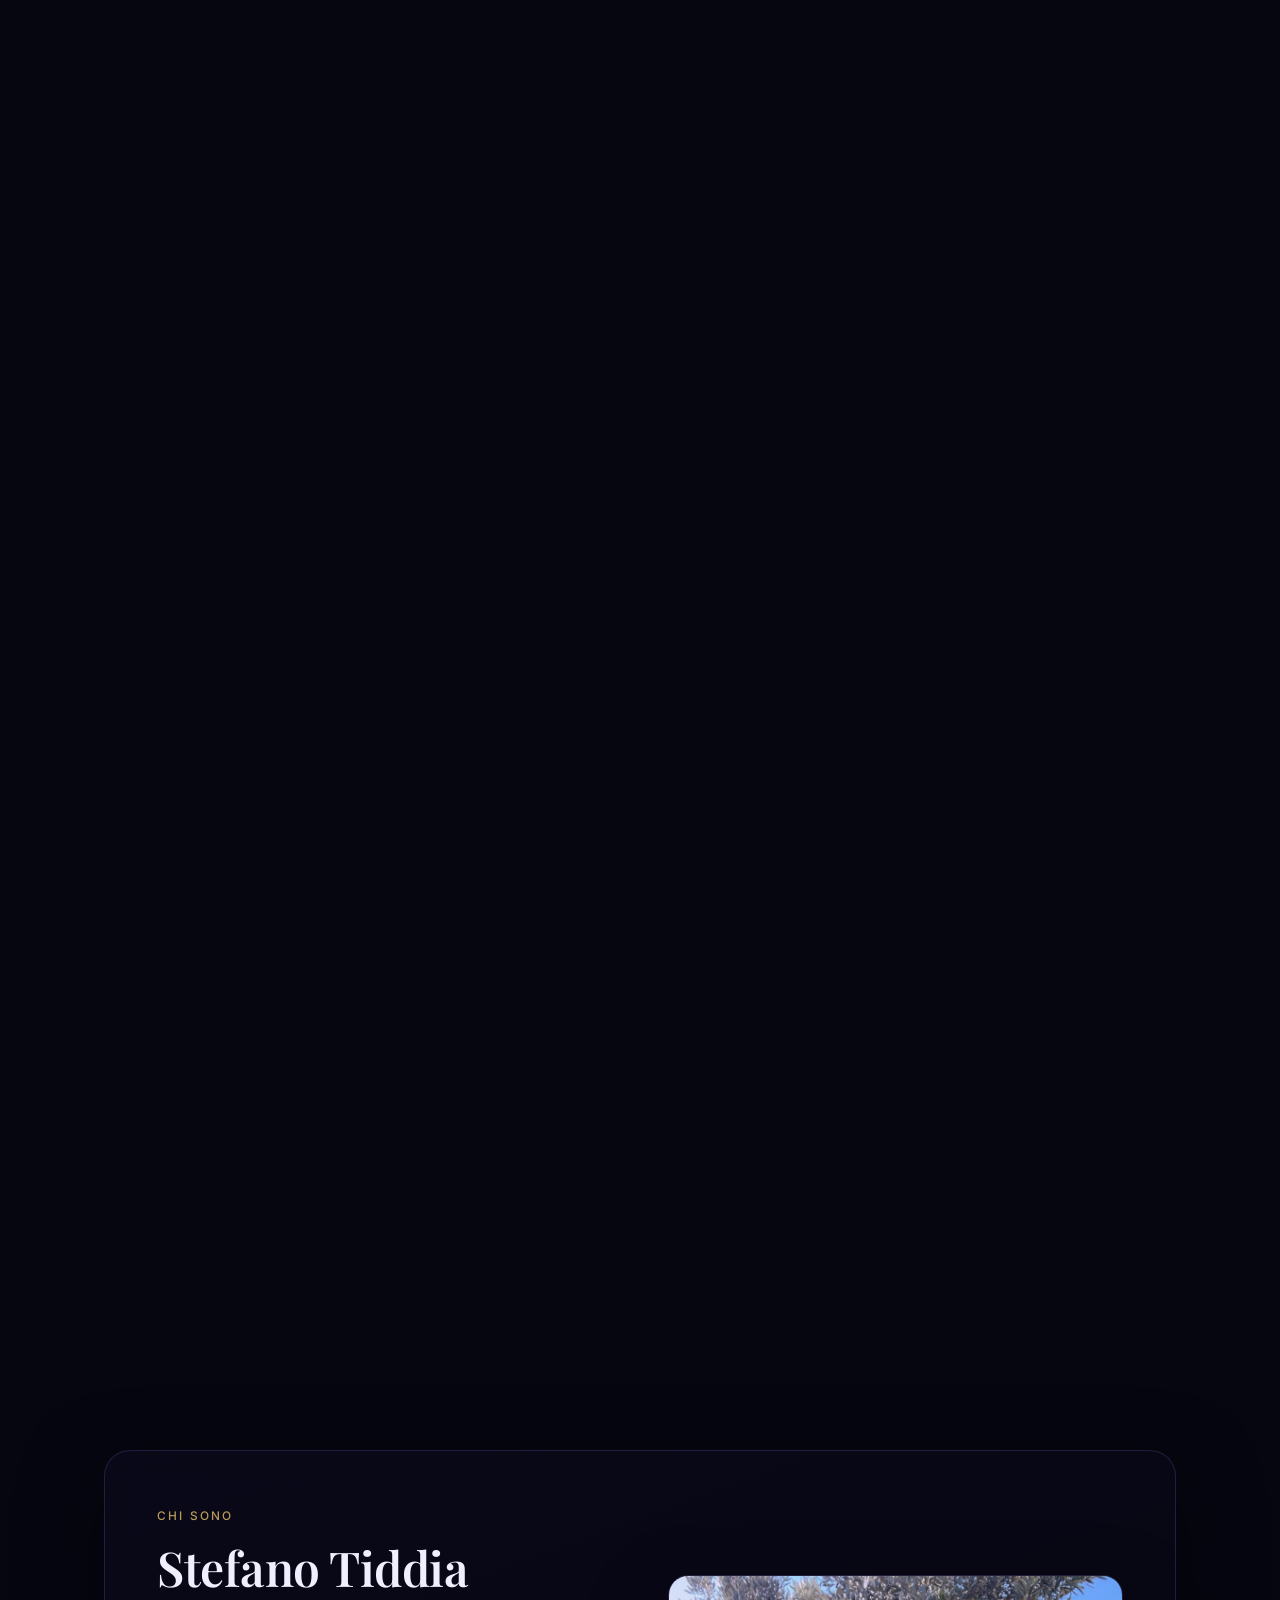
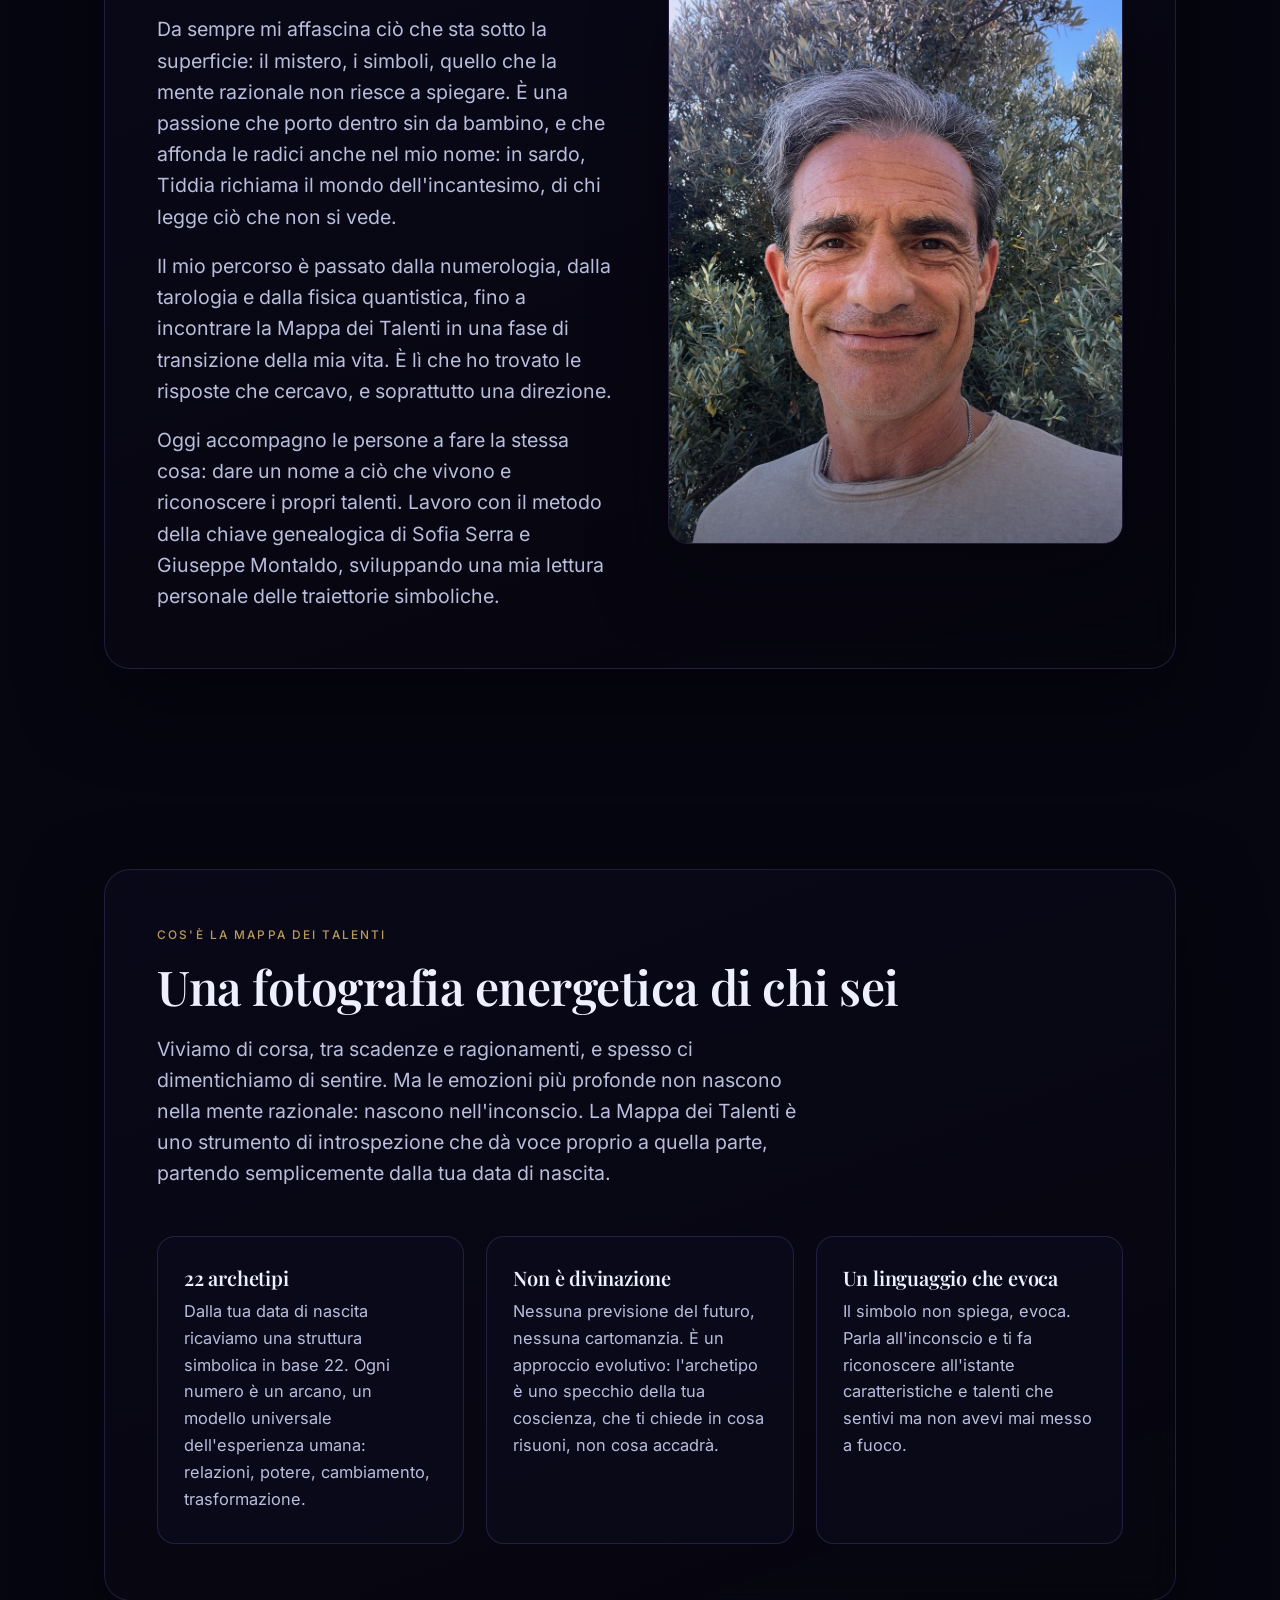
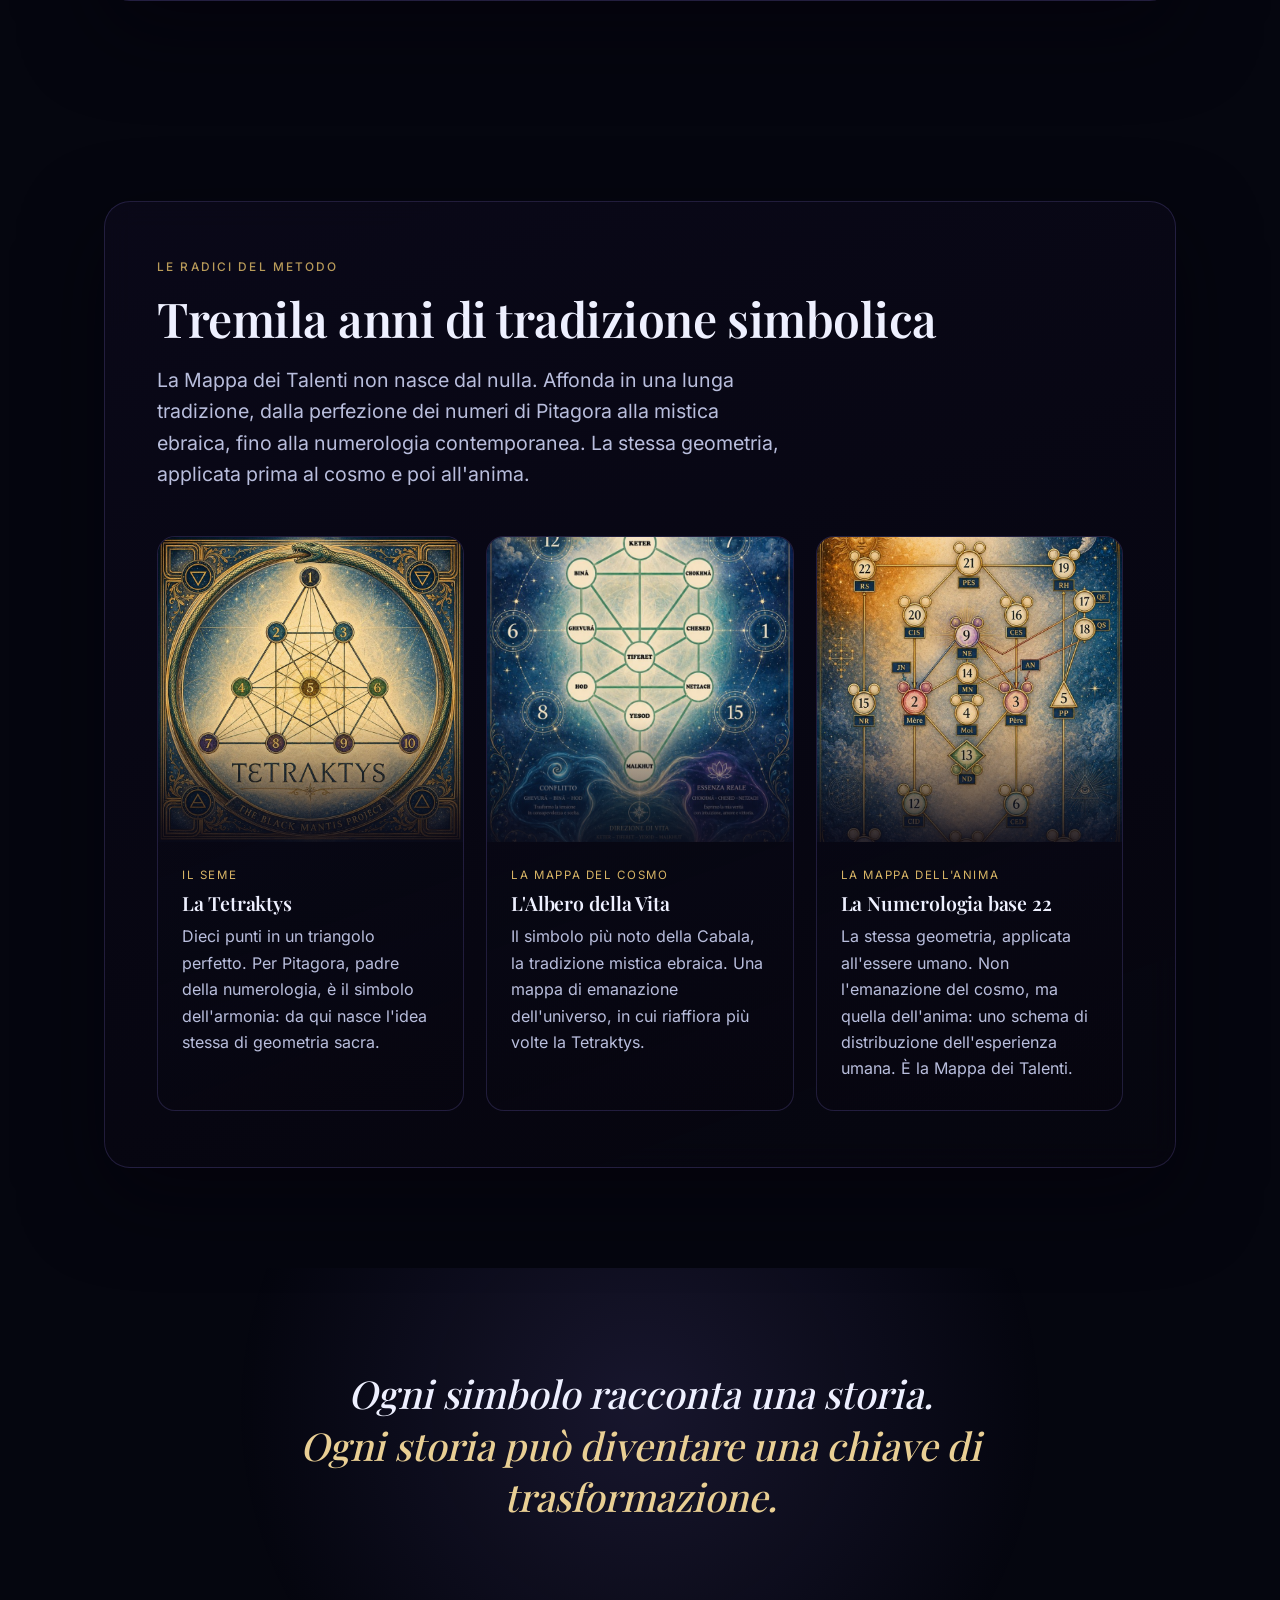
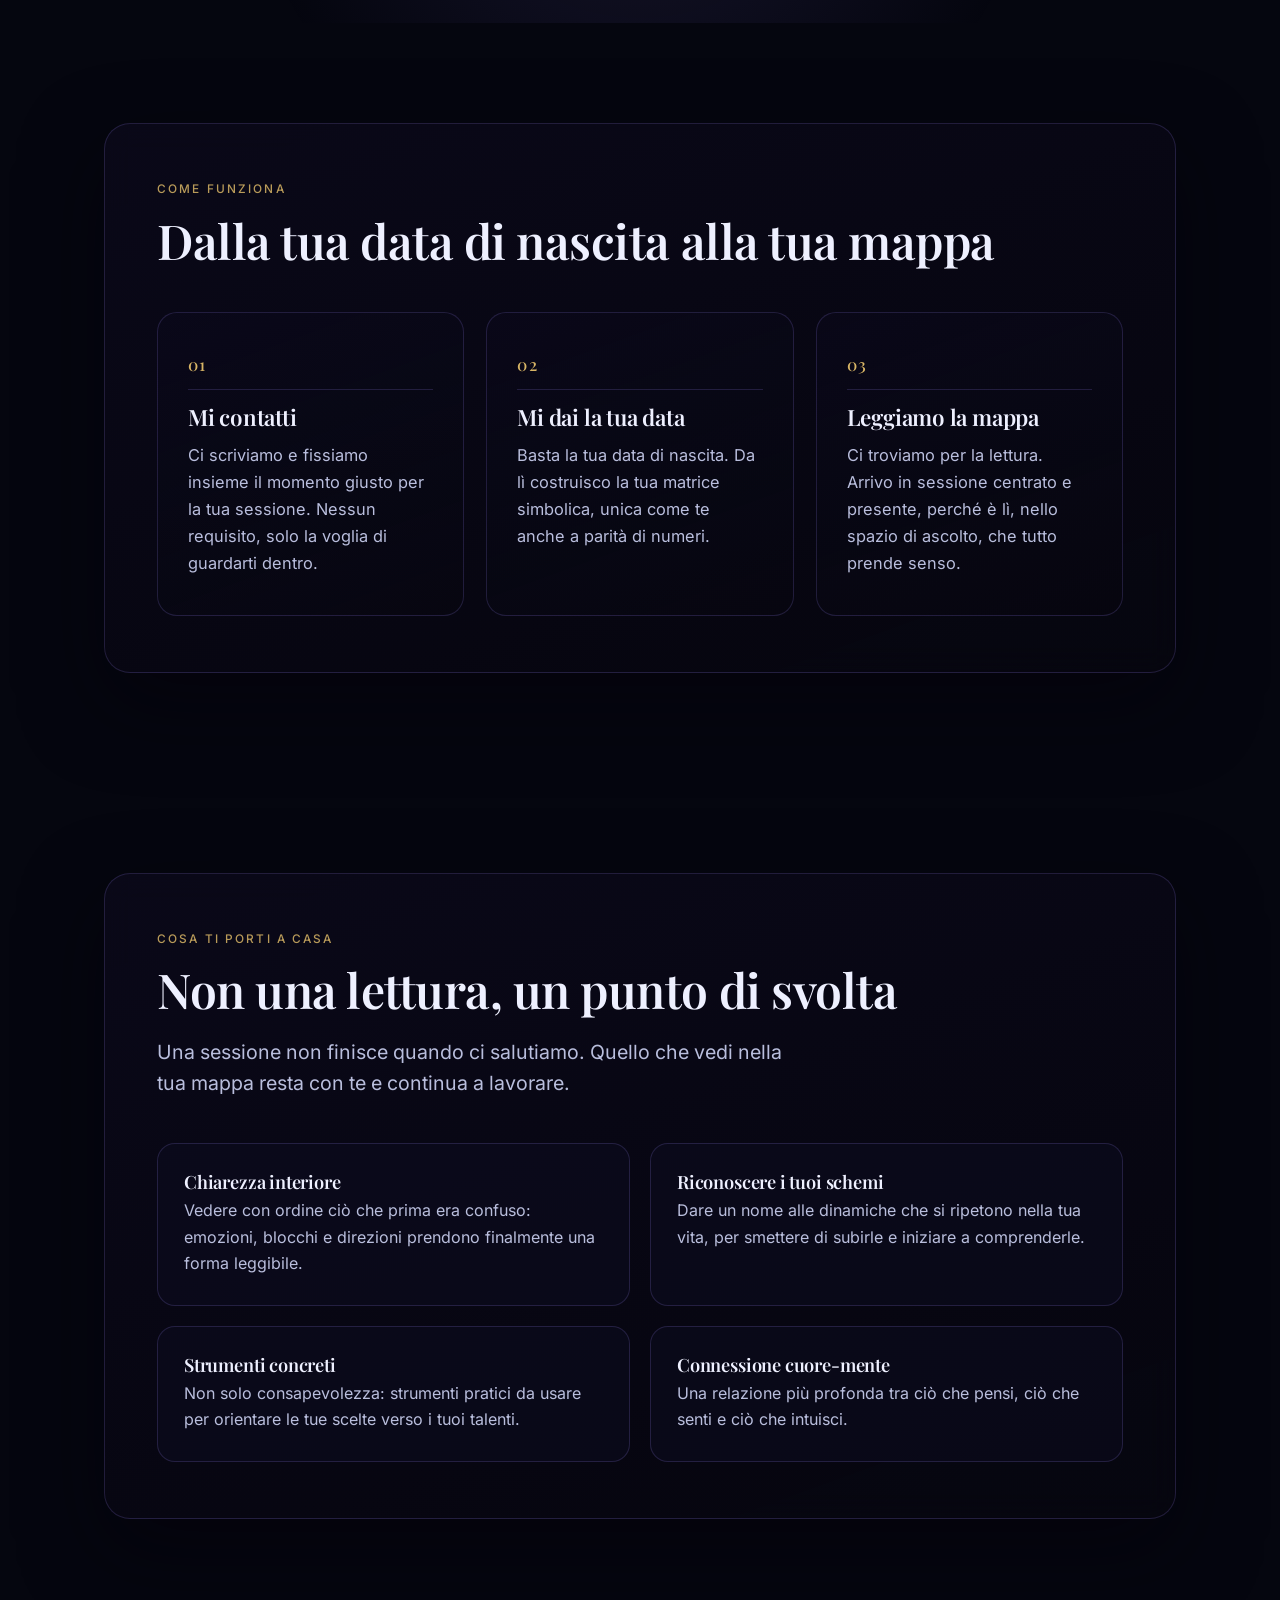
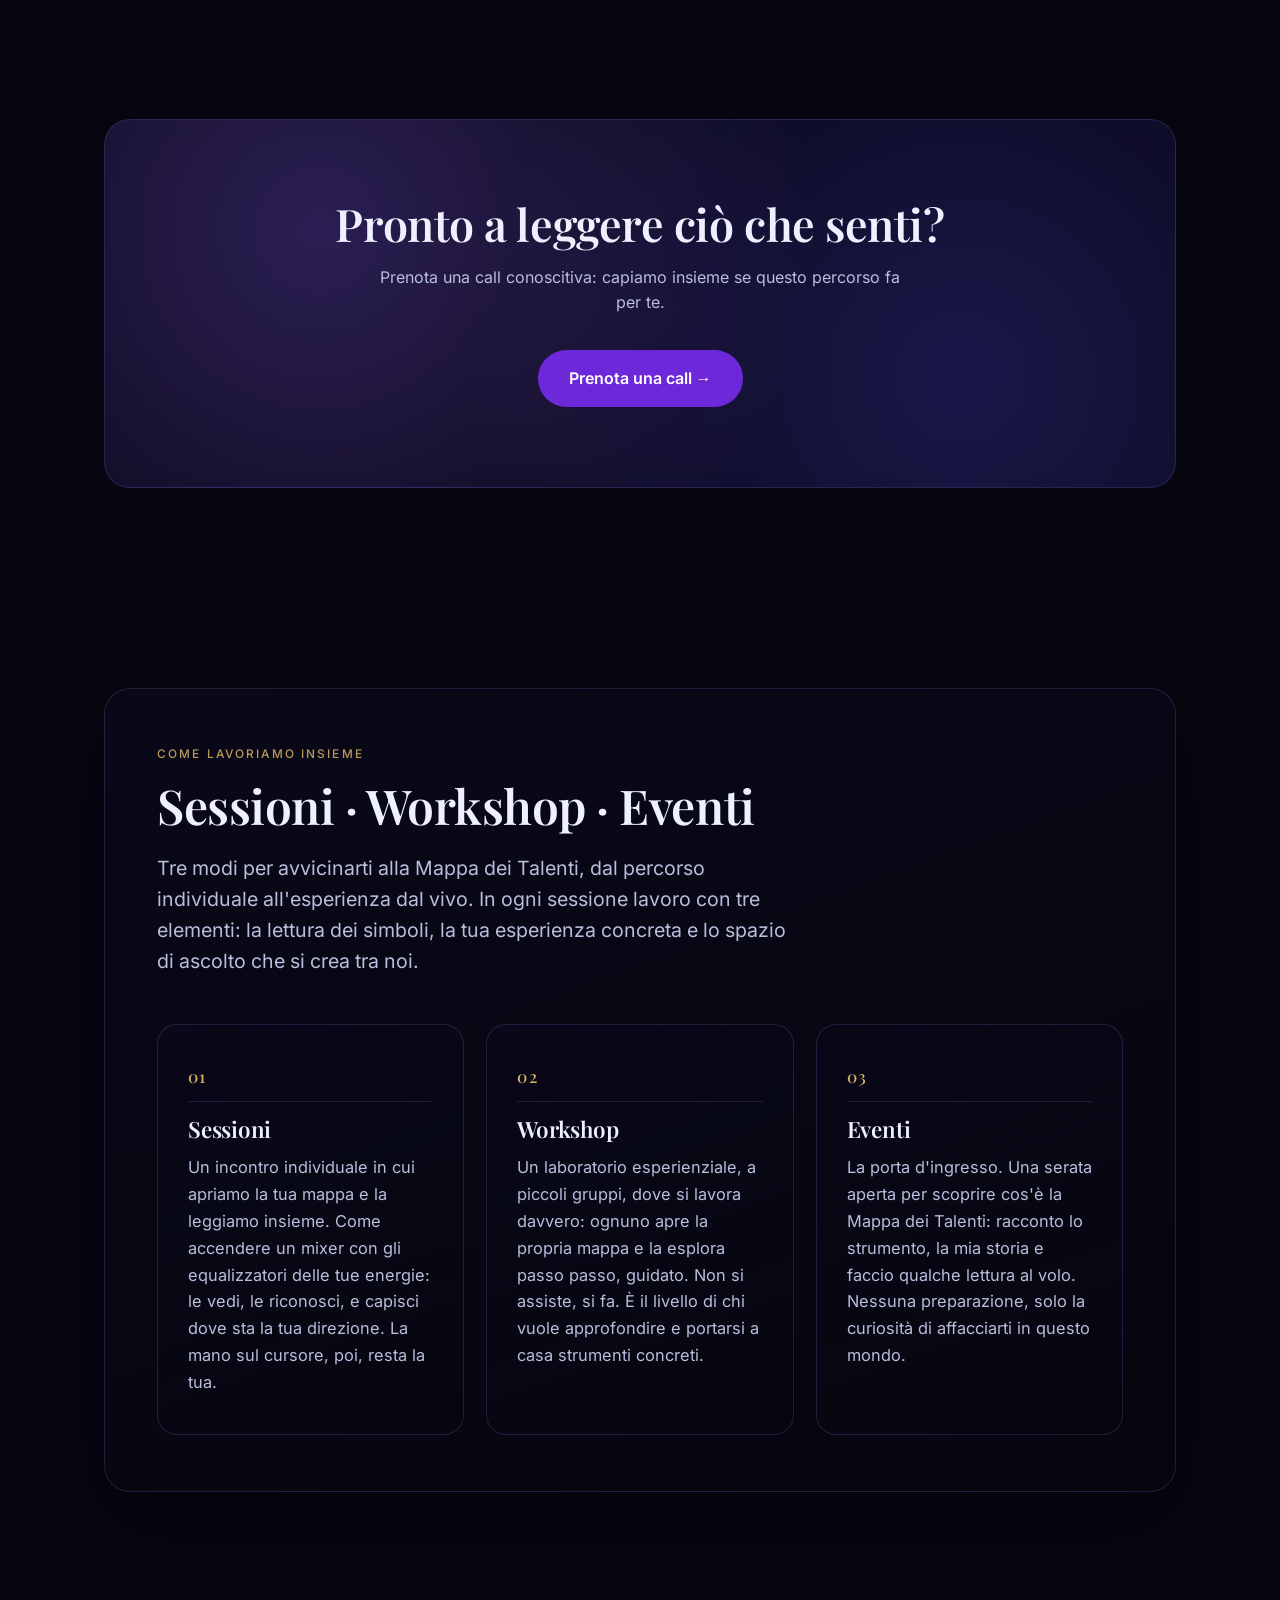
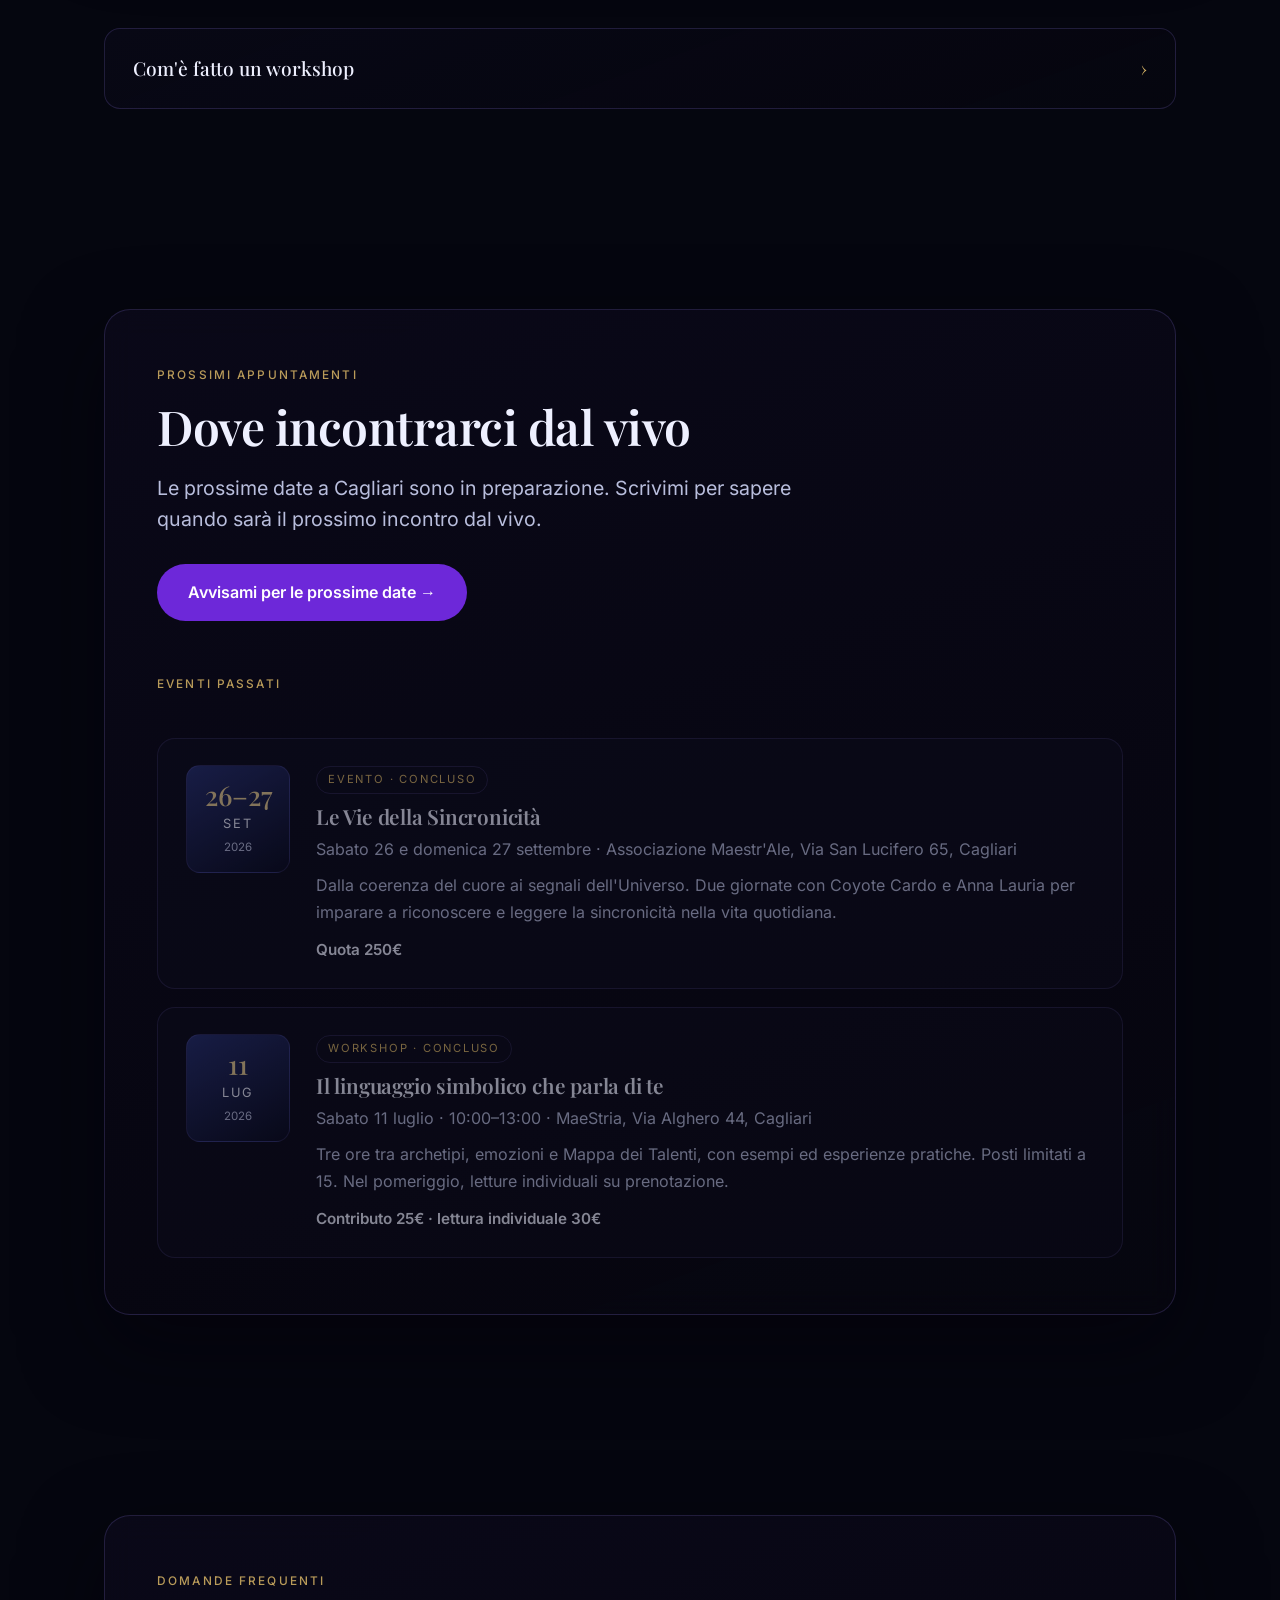
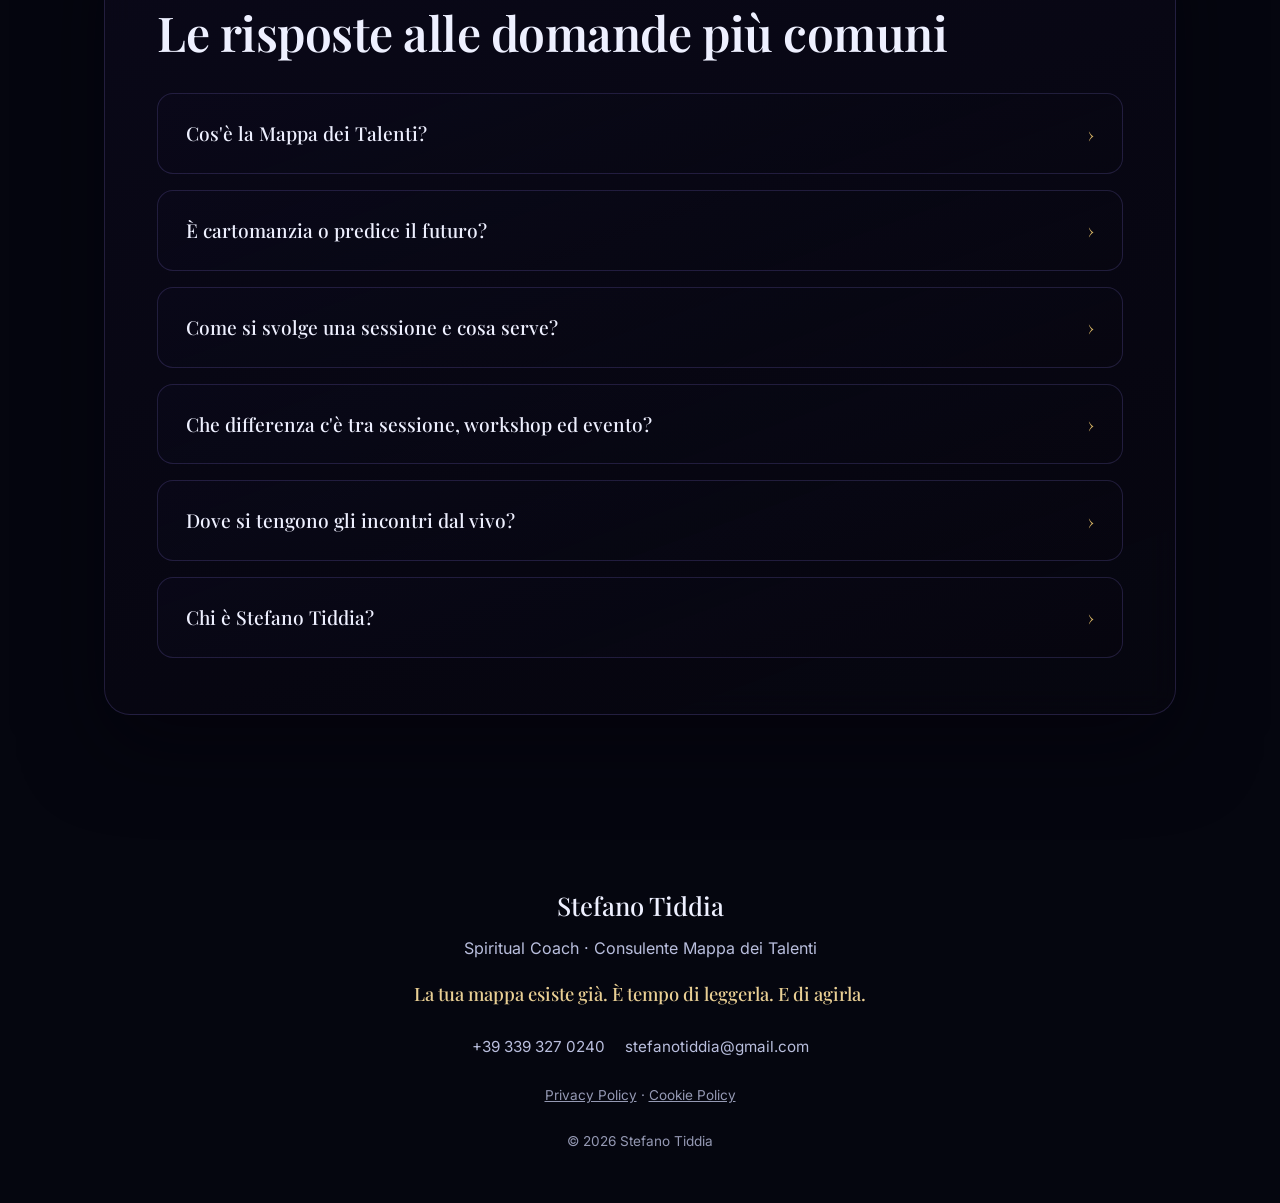
<file: index.html>
<!DOCTYPE html>
<html lang="it">
<head>
<meta charset="UTF-8">
<meta name="viewport" content="width=device-width, initial-scale=1.0">
<title>Mappa dei Talenti · Destinazione Quantica | Stefano Tiddia, Cagliari</title>
<meta name="description" content="La Mappa dei Talenti legge i tuoi archetipi e talenti a partire dalla data di nascita, con simboli e numerologia base 22. Sessioni, workshop ed eventi con Stefano Tiddia a Cagliari.">
<link rel="canonical" href="https://mappadeitalentidestinazionequantica.com/">
<meta name="robots" content="index, follow, max-image-preview:large, max-snippet:-1, max-video-preview:-1">
<meta name="author" content="Stefano Tiddia">
<meta name="keywords" content="Mappa dei Talenti, Destinazione Quantica, Stefano Tiddia, archetipi, numerologia base 22, lettura simbolica, spiritual coach, Cagliari, sessioni, workshop">
<meta name="theme-color" content="#05060f">
<link rel="icon" type="image/png" href="assets/favicon.png">

<!-- Font self-hosted (privacy: nessun trasferimento di IP a Google) -->
<link rel="stylesheet" href="assets/fonts.css">

<!-- Open Graph -->
<meta property="og:type" content="website">
<meta property="og:site_name" content="Mappa dei Talenti · Destinazione Quantica">
<meta property="og:locale" content="it_IT">
<meta property="og:url" content="https://mappadeitalentidestinazionequantica.com/">
<meta property="og:title" content="Mappa dei Talenti · Destinazione Quantica — Stefano Tiddia">
<meta property="og:description" content="Navigare le possibilità attraverso gli archetipi. Una lettura simbolica dei tuoi talenti a partire dalla data di nascita. Sessioni, workshop ed eventi a Cagliari.">
<meta property="og:image" content="https://mappadeitalentidestinazionequantica.com/assets/logo-full.jpg">
<meta property="og:image:width" content="1254">
<meta property="og:image:height" content="1254">
<meta property="og:image:alt" content="Mappa dei Talenti · Destinazione Quantica">

<!-- Twitter Card -->
<meta name="twitter:card" content="summary_large_image">
<meta name="twitter:title" content="Mappa dei Talenti · Destinazione Quantica — Stefano Tiddia">
<meta name="twitter:description" content="Una lettura simbolica dei tuoi talenti a partire dalla data di nascita. Sessioni, workshop ed eventi a Cagliari.">
<meta name="twitter:image" content="https://mappadeitalentidestinazionequantica.com/assets/logo-full.jpg">

<!-- Geo / Local SEO -->
<meta name="geo.region" content="IT-CA">
<meta name="geo.placename" content="Cagliari">
<meta name="geo.position" content="39.2238;9.1217">
<meta name="ICBM" content="39.2238, 9.1217">
<noscript><style>.hero-inner{opacity:1!important}.hero-copy>*{opacity:1!important;transform:none!important}</style></noscript>
<style>
  :root{
    --bg:#05060f;
    --bg-2:#0a0c1e;
    --violet:#8b5cf6;
    --violet-deep:#6d28d9;
    --indigo:#4f6de5;
    --indigo-deep:#26306e;
    --gold:#d8b566;
    --gold-soft:#e9cf94;
    --fg:#eef0ff;
    --muted:#b9bedd;
    --line:rgba(139,120,230,.2);
    --ease:cubic-bezier(.22,1,.36,1);
  }
  *{margin:0;padding:0;box-sizing:border-box}
  body{
    background:var(--bg);
    color:var(--fg);
    font-family:'Inter',-apple-system,BlinkMacSystemFont,'Segoe UI',Roboto,sans-serif;
    line-height:1.6;
    overflow-x:clip; /* clip (non hidden) per non rompere position:sticky della hero */
    -webkit-font-smoothing:antialiased;
  }
  ::selection{background:var(--violet);color:#fff}
  ::-webkit-scrollbar{width:9px}
  ::-webkit-scrollbar-track{background:var(--bg)}
  ::-webkit-scrollbar-thumb{background:var(--violet-deep);border-radius:9px}

  h1,h2,h3{font-family:'Playfair Display',Georgia,serif;font-weight:600;line-height:1.05;letter-spacing:-.01em}

  /* fixed fullscreen 3D field behind everything */
  #quantum{
    position:fixed;
    inset:0;
    width:100vw;
    height:100vh;
    height:100dvh;
    z-index:0;
    display:block;
  }
  /* content sits above the field */
  .page{position:relative;z-index:2}

  /* ===== INTRO CURTAIN ===== */
  #intro{
    position:fixed;inset:0;z-index:60;
    display:flex;align-items:center;justify-content:center;
    pointer-events:none;
    transform:translateY(0);
    transition:transform 1.4s cubic-bezier(.76,0,.24,1);
    will-change:transform;
  }
  #intro.up{transform:translateY(-101%)}
  #intro.gone{display:none}
  /* dark backing that rises during the flash so, once the flash fades,
     we have a solid curtain to lift */
  #introBg{position:absolute;inset:0;background:var(--bg);opacity:0;will-change:opacity}
  /* the bloom flash itself (transparent base so the canvas genesis shows through) */
  #introFlash{
    position:absolute;inset:0;
    background:radial-gradient(circle at 50% 46%, rgba(245,240,255,1), rgba(180,160,240,.85) 24%, rgba(120,100,210,.4) 44%, transparent 66%);
    opacity:0;
    will-change:opacity;
  }
  #introLogo{
    position:relative;
    width:min(420px,70vw);
    border-radius:50%;
    opacity:0;transform:scale(.86);
    box-shadow:0 0 0 1px rgba(201,162,75,.35), 0 0 70px rgba(150,130,230,.5), inset 0 0 40px rgba(0,0,0,.4);
    filter:drop-shadow(0 0 40px rgba(180,160,255,.45));
    will-change:opacity,transform;
  }

  .wrap{max-width:1120px;margin:0 auto;padding:0 24px}

  /* ===== HERO ===== */
  /* the hero pins while the logo shrinks into the header; only after the pin
     range (extra height on .hero-track) is scrolled does the page move on, so
     the text never slides under the shrinking logo */
  .hero-track{position:relative;height:150svh}
  .hero{
    min-height:100svh;
    display:flex;
    align-items:center;
    position:sticky;
    top:0;
  }
  .hero-inner{max-width:760px;padding:0 24px;margin:0 auto;width:100%;text-align:center;
    will-change:transform,opacity;opacity:0}
  /* medallion pinned on screen; the hero text scrolls up behind it, then the
     logo shrinks into a fixed header badge */
  /* real header bar: near-opaque, content scrolls cleanly underneath it.
     The medallion docks on the left; name + CTA slide in once it lands. */
  html{scroll-padding-top:80px}
  #siteHeader{position:fixed;top:0;left:0;right:0;height:64px;z-index:44;pointer-events:none;
    background:rgba(6,7,18,.88);backdrop-filter:blur(14px) saturate(1.2);-webkit-backdrop-filter:blur(14px) saturate(1.2);
    border-bottom:1px solid var(--line);
    box-shadow:0 10px 30px rgba(3,4,12,.45);
    opacity:0;will-change:opacity}
  #siteHeader.live{pointer-events:auto}
  .hdr-in{max-width:1120px;height:100%;margin:0 auto;padding:0 24px;display:flex;align-items:center;gap:14px}
  .hdr-logo-space{width:42px;height:42px;flex:none}
  .hdr-name{display:flex;flex-direction:column;line-height:1.15;text-decoration:none;color:var(--fg);
    font-family:'Playfair Display',serif;font-size:1.05rem;
    opacity:0;transform:translateX(-10px);transition:opacity .5s ease,transform .6s cubic-bezier(.22,1,.36,1)}
  .hdr-name small{font-family:inherit;font-size:.7rem;letter-spacing:.12em;text-transform:uppercase;color:var(--muted);font-family:'Inter',system-ui,sans-serif}
  .hdr-cta{margin-left:auto;display:inline-flex;align-items:center;padding:9px 18px;border-radius:100px;
    font-size:.88rem;font-weight:600;color:#fff;text-decoration:none;
    background:var(--violet-deep);
    opacity:0;transform:translateY(-6px);transition:opacity .5s ease .08s,transform .6s cubic-bezier(.22,1,.36,1) .08s,box-shadow .3s}
  .hdr-cta:hover{background:#7c3aed}
  #siteHeader.landed .hdr-name{opacity:1;transform:none}
  #siteHeader.landed .hdr-cta{opacity:1;transform:none}
  @media (max-width:520px){
    .hdr-in{padding:0 16px;gap:10px}
    .hdr-name{font-size:.95rem}
    .hdr-name small{font-size:.62rem}
    .hdr-cta{padding:8px 14px;font-size:.8rem}
  }
  /* reserves the medallion's space in the hero; the real logo is a fixed overlay on top */
  #logoSlot{width:min(380px,64vw,44svh);aspect-ratio:1/1;margin:0 auto 26px}
  /* moved only with transform (GPU), never left/top/width */
  #heroLogo{position:fixed;left:0;top:0;z-index:45;width:300px;border-radius:50%;
    transform-origin:center center;
    box-shadow:0 0 0 1px rgba(201,162,75,.4),0 0 90px rgba(150,130,230,.45),inset 0 0 40px rgba(0,0,0,.4);
    filter:drop-shadow(0 0 40px rgba(180,160,255,.45));
    opacity:0;pointer-events:none;will-change:transform;transition:opacity .9s ease}
  #heroLogo.show{opacity:1}
  #heroLogo.docked{pointer-events:auto;cursor:pointer}
  .hero-copy{will-change:transform}
  /* staggered entrance of the hero copy when the curtain lifts */
  .hero-copy>*{opacity:0;transform:translateY(22px);
    transition:opacity 1s cubic-bezier(.22,1,.36,1),transform 1.1s cubic-bezier(.22,1,.36,1)}
  .hero-inner.in .hero-copy>*{opacity:1;transform:none}
  .hero-inner.in .hero-copy>*:nth-child(2){transition-delay:.12s}
  .hero-inner.in .hero-copy>*:nth-child(3){transition-delay:.24s}
  .hero .cta-row{justify-content:center}
  .hero .eyebrow{margin-left:auto;margin-right:auto}
  .eyebrow{
    display:inline-flex;align-items:center;gap:8px;
    font-size:.8rem;letter-spacing:.14em;text-transform:uppercase;color:var(--muted);
    border:1px solid var(--line);background:rgba(139,92,246,.05);
    padding:7px 15px;border-radius:100px;margin-bottom:26px;backdrop-filter:blur(6px);
  }
  .eyebrow .dot{width:6px;height:6px;border-radius:50%;background:var(--violet);box-shadow:0 0 12px var(--violet)}
  .hero h1{font-size:clamp(1.45rem,3.4vw,2.4rem);margin-bottom:16px;
    text-shadow:0 4px 40px rgba(7,6,15,.7)}
  .hero h1 .accent{color:var(--gold-soft);font-style:italic}
  .hero p.sub{font-size:clamp(1rem,1.6vw,1.12rem);line-height:1.65;color:var(--muted);max-width:560px;margin-bottom:32px;margin-left:auto;margin-right:auto;
    text-shadow:0 2px 24px rgba(7,6,15,.8)}
  .cta-row{display:flex;gap:16px;flex-wrap:wrap}
  .btn{display:inline-flex;align-items:center;gap:10px;font-size:1rem;font-weight:600;
    padding:15px 30px;border-radius:100px;cursor:pointer;text-decoration:none;
    transition:transform .4s var(--ease),box-shadow .4s var(--ease),background .3s;border:1px solid transparent}
  .btn-primary{background:var(--violet-deep);color:#fff}
  .btn-primary:hover{background:#7c3aed}
  .btn-primary:active{transform:translateY(0)}
  .btn-ghost{background:rgba(7,6,15,.35);color:var(--fg);border:1px solid var(--line);backdrop-filter:blur(6px)}
  .btn-ghost:hover{border-color:var(--violet);background:rgba(139,92,246,.12)}

  /* ===== SECTIONS as glass panels over the field ===== */
  section.block{position:relative;padding:100px 0}
  .panel{
    background:linear-gradient(160deg,rgba(12,10,28,.72),rgba(7,6,15,.66));
    border:1px solid var(--line);
    border-radius:26px;
    padding:56px 52px;
    backdrop-filter:blur(14px);
    box-shadow:0 30px 80px rgba(3,2,10,.5);
  }
  .reveal{opacity:0;transform:translateY(34px);transition:opacity .9s var(--ease),transform .9s var(--ease)}
  .reveal.vis{opacity:1;transform:none}

  .section-eyebrow{font-size:.74rem;letter-spacing:.18em;text-transform:uppercase;color:var(--gold);margin-bottom:16px;font-weight:500;opacity:.85}
  h2.section-title{font-size:clamp(1.9rem,4vw,3rem);margin-bottom:22px}
  .lead{font-size:clamp(1.05rem,1.6vw,1.22rem);color:var(--muted);max-width:640px}

  .about{display:grid;grid-template-columns:1fr 1fr;gap:56px;align-items:center}
  .about .portrait{aspect-ratio:4/5;border-radius:20px;
    border:1px solid var(--line);overflow:hidden;position:relative;
    box-shadow:0 30px 70px rgba(3,2,10,.5)}
  .about .portrait img{width:100%;height:100%;object-fit:cover;object-position:center 20%;display:block}
  .about .portrait::after{content:"";position:absolute;inset:0;pointer-events:none;
    background:
      linear-gradient(to top,rgba(10,12,30,.55),transparent 45%),
      radial-gradient(circle at 70% 15%,rgba(139,120,230,.28),transparent 55%);
    mix-blend-mode:multiply}
  .about .portrait::before{content:"";position:absolute;inset:0;pointer-events:none;z-index:1;
    background:linear-gradient(150deg,rgba(109,40,217,.16),transparent 40%,rgba(79,109,229,.14))}

  .ps-grid{display:grid;grid-template-columns:repeat(3,1fr);gap:22px;margin-top:46px}
  .ps-card{padding:30px 26px;border-radius:18px;
    background:rgba(14,13,32,.55);
    border:1px solid var(--line);transition:transform .5s var(--ease),border-color .4s,box-shadow .4s}
  
  .ps-card .ic{width:52px;height:52px;border-radius:14px;margin-bottom:20px;
    background:linear-gradient(135deg,var(--violet),var(--indigo));display:flex;align-items:center;justify-content:center;font-size:1.5rem}
  .ps-card h3{font-size:1.25rem;margin-bottom:10px}
  .ps-card p{color:var(--muted);font-size:1.02rem;line-height:1.65}

  .cta-strip{text-align:center;padding:80px 52px;border-radius:26px;
    background:radial-gradient(circle at 20% 30%,rgba(139,92,246,.28),transparent 55%),
      radial-gradient(circle at 80% 70%,rgba(79,70,229,.26),transparent 55%),rgba(10,8,24,.75);
    border:1px solid var(--line);backdrop-filter:blur(14px)}
  .cta-strip h2{font-size:clamp(1.8rem,4vw,2.8rem);margin-bottom:18px}
  .cta-strip p{color:var(--muted);max-width:520px;margin:0 auto 34px}

  .serv-grid{display:grid;grid-template-columns:repeat(3,1fr);gap:22px;margin-top:46px}
  .serv-card{padding:38px 30px;border-radius:20px;
    background:linear-gradient(160deg,rgba(12,10,28,.55),rgba(7,6,15,.3));
    border:1px solid var(--line);position:relative;overflow:hidden;
    transition:transform .5s var(--ease),border-color .4s}
  
  .serv-card .num{font-family:'Playfair Display',serif;font-size:1.05rem;color:var(--gold);letter-spacing:.08em;margin-bottom:16px;padding-bottom:12px;border-bottom:1px solid var(--line)}
  .serv-card h3{font-size:1.4rem;margin-bottom:12px}
  .serv-card p{color:var(--muted);font-size:1.02rem;line-height:1.65}

  /* roots of the method */
  .roots-grid{display:grid;grid-template-columns:repeat(3,1fr);gap:22px;margin-top:46px}
  .root-card{border-radius:18px;overflow:hidden;border:1px solid var(--line);
    background:linear-gradient(160deg,rgba(12,10,28,.5),rgba(7,6,15,.3));
    transition:transform .5s var(--ease),border-color .4s}
  
  .root-card .rimg{aspect-ratio:1/1;overflow:hidden;position:relative}
  .root-card .rimg img{width:100%;height:100%;object-fit:cover;object-position:center;display:block}
  .root-card .rimg::after{content:"";position:absolute;inset:0;pointer-events:none;
    background:linear-gradient(to bottom,transparent 60%,rgba(10,8,22,.85))}
  .root-card .rbody{padding:24px 24px 28px}
  .root-card .rkicker{font-size:.72rem;letter-spacing:.14em;text-transform:uppercase;color:var(--gold);margin-bottom:8px}
  .root-card h3{font-size:1.22rem;margin-bottom:10px}
  .root-card p{color:var(--muted);font-size:1rem;line-height:1.65}

  /* real events */
  .event-list{display:flex;flex-direction:column;gap:18px;margin-top:44px}
  .event-card{display:grid;grid-template-columns:auto 1fr;gap:26px;align-items:start;
    padding:26px 28px;border-radius:18px;
    background:rgba(14,13,32,.55);
    border:1px solid var(--line);transition:border-color .4s,transform .5s var(--ease)}
  
  .event-date{display:flex;flex-direction:column;align-items:center;justify-content:center;
    min-width:104px;padding:16px 12px;border-radius:14px;
    background:linear-gradient(150deg,var(--indigo-deep),var(--bg-2));border:1px solid var(--line)}
  .event-date .d{font-family:'Playfair Display',serif;font-size:1.7rem;color:var(--gold-soft);line-height:1}
  .event-date .m{font-size:.8rem;letter-spacing:.15em;color:var(--fg);margin-top:5px}
  .event-date .y{font-size:.72rem;color:var(--muted);margin-top:3px}
  .event-tag{display:inline-block;font-size:.7rem;letter-spacing:.16em;text-transform:uppercase;
    color:var(--gold);border:1px solid var(--line);padding:4px 11px;border-radius:100px;margin-bottom:12px}
  .event-body h3{font-size:1.3rem;margin-bottom:8px}
  .event-meta{color:var(--gold-soft);font-size:.9rem;margin-bottom:10px}
  .event-body p{color:var(--muted);font-size:1rem;line-height:1.65}
  .event-price{color:var(--fg)!important;font-weight:600;margin-top:12px;font-size:.95rem!important}

  /* manifesto band */
  .manifesto{position:relative;text-align:center;padding:100px 24px;
    background:radial-gradient(circle at 50% 40%,rgba(139,120,230,.14),transparent 60%)}
  .manifesto blockquote{max-width:820px;margin:0 auto;
    font-family:'Playfair Display',serif;font-weight:500;font-style:italic;
    font-size:clamp(1.5rem,3.4vw,2.4rem);line-height:1.35;color:var(--fg)}
  .manifesto blockquote span{color:var(--gold-soft)}

  /* benefits */
  .benefit-grid{display:grid;grid-template-columns:repeat(2,1fr);gap:20px;margin-top:44px}
  .benefit-card{padding:28px 26px;border-radius:18px;display:block;
    background:rgba(14,13,32,.55);
    border:1px solid var(--line);transition:transform .5s var(--ease),border-color .4s}
  
  .benefit-card .bic{flex-shrink:0;width:46px;height:46px;border-radius:12px;
    background:linear-gradient(135deg,var(--gold),var(--violet));
    display:flex;align-items:center;justify-content:center;font-size:1.3rem}
  .benefit-card h3{font-size:1.14rem;margin-bottom:6px}
  .benefit-card p{color:var(--muted);font-size:1rem;line-height:1.65}

  /* workshop accordion */
  .ws-accordion{margin-top:36px;border:1px solid var(--line);border-radius:16px;overflow:hidden;
    background:linear-gradient(160deg,rgba(12,10,28,.5),rgba(7,6,15,.3))}
  .ws-accordion summary{cursor:pointer;list-style:none;padding:24px 28px;
    display:flex;align-items:center;justify-content:space-between;gap:16px;
    font-family:'Playfair Display',serif;font-size:1.2rem;color:var(--fg)}
  .ws-accordion summary::-webkit-details-marker{display:none}
  .ws-accordion summary .chev{color:var(--gold);transition:transform .4s var(--ease);font-size:1.1rem}
  .ws-accordion[open] summary .chev{transform:rotate(90deg)}
  .ws-steps{padding:0 28px 28px}
  .ws-step{display:grid;grid-template-columns:auto 1fr;gap:20px;padding:18px 0;border-top:1px solid var(--line)}
  .ws-step .wn{font-family:'Playfair Display',serif;font-size:1.05rem;color:var(--gold);padding-top:2px}
  .ws-step h4{font-size:1.05rem;margin-bottom:5px}
  .ws-step p{color:var(--muted);font-size:1rem;line-height:1.65}

  footer{padding:70px 0 50px;text-align:center;position:relative}
  footer .fname{font-family:'Playfair Display',serif;font-size:1.6rem;margin-bottom:10px}
  footer .socials{display:flex;gap:20px;justify-content:center;margin:26px 0}
  footer .socials a{color:var(--muted);text-decoration:none;font-size:.95rem;transition:color .3s}
  footer .socials a:hover{color:var(--violet)}
  footer .copy{color:var(--muted);font-size:.85rem;margin-top:24px;opacity:.8}

  @media(max-width:820px){
    .about{grid-template-columns:1fr;gap:32px}
    .ps-grid,.serv-grid,.roots-grid,.benefit-grid{grid-template-columns:1fr}
    .event-card{grid-template-columns:1fr;gap:16px}
    .event-date{flex-direction:row;gap:10px;min-width:0;width:fit-content}
    section.block{padding:70px 0}
    .panel{padding:36px 26px}
    .ps-card,.serv-card,.benefit-card,.event-card{padding:24px 20px}
    .root-card .rbody{padding:20px 20px 24px}
  }
  @media(max-width:560px){
    .wrap{padding:0 18px}
    .hero-inner{padding:0 18px}
    /* stronger legibility for hero text sitting over the constellation */
    .hero h1{text-shadow:0 3px 26px rgba(5,6,15,.92),0 0 60px rgba(5,6,15,.8)}
    .hero p.sub{text-shadow:0 2px 20px rgba(5,6,15,.95)}
    .cta-row{flex-direction:column;align-items:stretch;gap:12px}
    .btn{justify-content:center;width:100%}
    .manifesto{padding:72px 20px}
    .cta-strip{padding:56px 24px}
    section.block{padding:58px 0}
    .panel{padding:30px 16px;border-radius:20px}
    .wrap{padding:0 14px}
    .ps-card,.serv-card,.benefit-card,.event-card{padding:22px 16px}
    .root-card .rbody{padding:18px 16px 22px}
    h2.section-title{font-size:clamp(1.6rem,7vw,2.1rem)}
    .ws-accordion summary{padding:20px 20px;font-size:1.05rem}
    .ws-step{grid-template-columns:auto 1fr;gap:14px}
  }
</style>
<!-- ===== DATI STRUTTURATI (JSON-LD) ===== -->
<script type="application/ld+json">
{
  "@context": "https://schema.org",
  "@graph": [
    {
      "@type": "WebSite",
      "@id": "https://mappadeitalentidestinazionequantica.com/#website",
      "url": "https://mappadeitalentidestinazionequantica.com/",
      "name": "Mappa dei Talenti · Destinazione Quantica",
      "description": "Lettura simbolica dei tuoi talenti attraverso archetipi e numerologia base 22. Sessioni, workshop ed eventi con Stefano Tiddia a Cagliari.",
      "inLanguage": "it-IT",
      "publisher": { "@id": "https://mappadeitalentidestinazionequantica.com/#stefano" }
    },
    {
      "@type": "Person",
      "@id": "https://mappadeitalentidestinazionequantica.com/#stefano",
      "name": "Stefano Tiddia",
      "jobTitle": "Spiritual Coach · Consulente Mappa dei Talenti",
      "description": "Spiritual coach e consulente della Mappa dei Talenti. Dopo un percorso tra numerologia, tarologia e fisica quantistica, lavora con il metodo della chiave genealogica di Sofia Serra e Giuseppe Montaldo, sviluppando una propria lettura delle traiettorie simboliche.",
      "image": "https://mappadeitalentidestinazionequantica.com/assets/stefano.jpg",
      "url": "https://mappadeitalentidestinazionequantica.com/",
      "telephone": "+39 339 327 0240",
      "email": "stefanotiddia@gmail.com",
      "knowsAbout": ["Mappa dei Talenti", "Archetipi", "Numerologia base 22", "Simbolismo", "Crescita personale", "Introspezione"],
      "address": {
        "@type": "PostalAddress",
        "addressLocality": "Cagliari",
        "addressRegion": "Sardegna",
        "addressCountry": "IT"
      }
    },
    {
      "@type": "ProfessionalService",
      "@id": "https://mappadeitalentidestinazionequantica.com/#business",
      "name": "Mappa dei Talenti · Destinazione Quantica",
      "description": "Lettura simbolica della Mappa dei Talenti: a partire dalla data di nascita si costruisce una struttura di 22 archetipi per riconoscere talenti, emozioni e direzioni personali. Sessioni individuali, workshop di gruppo ed eventi introduttivi.",
      "url": "https://mappadeitalentidestinazionequantica.com/",
      "image": "https://mappadeitalentidestinazionequantica.com/assets/logo-full.jpg",
      "logo": "https://mappadeitalentidestinazionequantica.com/assets/logo-circle.png",
      "telephone": "+39 339 327 0240",
      "email": "stefanotiddia@gmail.com",
      "priceRange": "€€",
      "founder": { "@id": "https://mappadeitalentidestinazionequantica.com/#stefano" },
      "provider": { "@id": "https://mappadeitalentidestinazionequantica.com/#stefano" },
      "areaServed": { "@type": "City", "name": "Cagliari" },
      "address": {
        "@type": "PostalAddress",
        "addressLocality": "Cagliari",
        "addressRegion": "Sardegna",
        "addressCountry": "IT"
      },
      "hasOfferCatalog": {
        "@type": "OfferCatalog",
        "name": "Servizi Mappa dei Talenti",
        "itemListElement": [
          { "@type": "Offer", "itemOffered": { "@type": "Service", "name": "Sessione individuale", "description": "Incontro individuale in cui si apre e legge insieme la tua Mappa dei Talenti." } },
          { "@type": "Offer", "itemOffered": { "@type": "Service", "name": "Workshop", "description": "Laboratorio esperienziale a piccoli gruppi per esplorare la propria mappa passo passo." } },
          { "@type": "Offer", "itemOffered": { "@type": "Service", "name": "Evento", "description": "Serata aperta e introduttiva per scoprire la Mappa dei Talenti, con letture dal vivo." } }
        ]
      }
    },
    {
      "@type": "FAQPage",
      "@id": "https://mappadeitalentidestinazionequantica.com/#faq",
      "mainEntity": [
        {
          "@type": "Question",
          "name": "Cos'è la Mappa dei Talenti?",
          "acceptedAnswer": { "@type": "Answer", "text": "La Mappa dei Talenti è uno strumento di introspezione simbolica che, a partire dalla tua data di nascita, costruisce una struttura in base 22: 22 archetipi che fanno da specchio a talenti, emozioni e dinamiche personali. Non prevede il futuro, aiuta a riconoscere chi sei e in cosa risuoni." }
        },
        {
          "@type": "Question",
          "name": "La Mappa dei Talenti è cartomanzia o predice il futuro?",
          "acceptedAnswer": { "@type": "Answer", "text": "No. Non è divinazione né cartomanzia e non prevede eventi futuri. È un approccio evolutivo: l'archetipo è uno specchio della coscienza che invita a riconoscere caratteristiche e talenti già presenti in te, per orientare le tue scelte." }
        },
        {
          "@type": "Question",
          "name": "Come si svolge una sessione e cosa serve?",
          "acceptedAnswer": { "@type": "Answer", "text": "Serve solo la tua data di nascita. Da lì Stefano Tiddia costruisce la tua matrice simbolica e la leggete insieme in un incontro individuale. Nessun requisito o preparazione: solo la voglia di guardarti dentro." }
        },
        {
          "@type": "Question",
          "name": "Che differenza c'è tra sessione, workshop ed evento?",
          "acceptedAnswer": { "@type": "Answer", "text": "La sessione è un incontro individuale in cui si apre e legge la tua mappa. Il workshop è un laboratorio esperienziale a piccoli gruppi in cui ognuno esplora la propria mappa, guidato. L'evento è una serata aperta e introduttiva per scoprire il metodo, con letture al volo." }
        },
        {
          "@type": "Question",
          "name": "Dove si tengono gli incontri dal vivo?",
          "acceptedAnswer": { "@type": "Answer", "text": "Gli incontri dal vivo, workshop ed eventi, si tengono a Cagliari. Le date aggiornate sono nella sezione Prossimi appuntamenti. Per le sessioni individuali si concorda insieme il momento giusto." }
        },
        {
          "@type": "Question",
          "name": "Chi è Stefano Tiddia?",
          "acceptedAnswer": { "@type": "Answer", "text": "Stefano Tiddia è uno spiritual coach e consulente della Mappa dei Talenti. Dopo un percorso tra numerologia, tarologia e fisica quantistica, lavora con il metodo della chiave genealogica di Sofia Serra e Giuseppe Montaldo, sviluppando una propria lettura delle traiettorie simboliche." }
        }
      ]
    },
    {
      "@type": "Event",
      "name": "Il linguaggio simbolico che parla di te",
      "description": "Tre ore tra archetipi, emozioni e Mappa dei Talenti, con esempi ed esperienze pratiche. Posti limitati a 15. Nel pomeriggio, letture individuali su prenotazione.",
      "startDate": "2026-07-11T10:00:00+02:00",
      "endDate": "2026-07-11T13:00:00+02:00",
      "eventStatus": "https://schema.org/EventScheduled",
      "eventAttendanceMode": "https://schema.org/OfflineEventAttendanceMode",
      "location": {
        "@type": "Place",
        "name": "MaeStria",
        "address": { "@type": "PostalAddress", "streetAddress": "Via Alghero 44", "addressLocality": "Cagliari", "addressCountry": "IT" }
      },
      "performer": { "@id": "https://mappadeitalentidestinazionequantica.com/#stefano" },
      "organizer": { "@id": "https://mappadeitalentidestinazionequantica.com/#stefano" },
      "offers": { "@type": "Offer", "price": "25", "priceCurrency": "EUR", "availability": "https://schema.org/InStock" }
    },
    {
      "@type": "Event",
      "name": "Le Vie della Sincronicità",
      "description": "Dalla coerenza del cuore ai segnali dell'Universo. Due giornate con Coyote Cardo e Anna Lauria per imparare a riconoscere e leggere la sincronicità nella vita quotidiana.",
      "startDate": "2026-09-26T10:00:00+02:00",
      "endDate": "2026-09-27T18:00:00+02:00",
      "eventStatus": "https://schema.org/EventScheduled",
      "eventAttendanceMode": "https://schema.org/OfflineEventAttendanceMode",
      "location": {
        "@type": "Place",
        "name": "Associazione Maestr'Ale",
        "address": { "@type": "PostalAddress", "streetAddress": "Via San Lucifero 65", "addressLocality": "Cagliari", "addressCountry": "IT" }
      },
      "organizer": { "@id": "https://mappadeitalentidestinazionequantica.com/#stefano" },
      "offers": { "@type": "Offer", "price": "250", "priceCurrency": "EUR", "availability": "https://schema.org/InStock" }
    }
  ]
}
</script>
</head>
<body>

<canvas id="quantum"></canvas>

<!-- intro curtain: genesis flash -> real logo -> curtain rises -->
<div id="intro">
  <div id="introBg"></div>
  <div id="introFlash"></div>
  <img id="introLogo" src="assets/logo-circle.png" alt="Mappa dei Talenti · Destinazione Quantica">
</div>

<!-- logo pinned on screen; shrinks into this header as you scroll -->
<div id="siteHeader">
  <div class="hdr-in">
    <span class="hdr-logo-space" aria-hidden="true"></span>
    <a class="hdr-name" href="#">Stefano Tiddia<small>Mappa dei Talenti</small></a>
    <a class="hdr-cta" href="https://wa.me/393393270240?text=Ciao%20Stefano%2C%20vorrei%20prenotare%20una%20call%20sulla%20Mappa%20dei%20Talenti" target="_blank" rel="noopener">Prenota</a>
  </div>
</div>
<img id="heroLogo" src="assets/logo-circle.png" alt="Mappa dei Talenti · Destinazione Quantica">

<div class="page">

  <!-- ===== HERO ===== -->
  <div class="hero-track">
    <header class="hero">
      <div class="hero-inner">
        <div id="logoSlot" aria-hidden="true"></div>
        <div class="hero-copy">
        <h1>Navigare le possibilità<br>attraverso gli <span class="accent">archetipi</span></h1>
        <p class="sub">Il significato nascosto delle tue emozioni, letto attraverso simboli, archetipi e la Mappa dei Talenti. Una fotografia energetica della tua struttura interiore, per trasformare il disorientamento in direzione.</p>
        <div class="cta-row">
          <a href="https://wa.me/393393270240?text=Ciao%20Stefano%2C%20vorrei%20prenotare%20una%20call%20sulla%20Mappa%20dei%20Talenti" class="btn btn-primary" target="_blank" rel="noopener">Prenota una call →</a>
          <a href="#chi-sono" class="btn btn-ghost">Scopri il metodo</a>
        </div>
        </div>
      </div>
    </header>
  </div>

  <!-- ===== CHI SONO ===== -->
  <section class="block" id="chi-sono">
    <div class="wrap reveal">
      <div class="panel about">
        <div>
          <div class="section-eyebrow">Chi sono</div>
          <h2 class="section-title">Stefano Tiddia</h2>
          <p class="lead" style="margin-bottom:18px">Da sempre mi affascina ciò che sta sotto la superficie: il mistero, i simboli, quello che la mente razionale non riesce a spiegare. È una passione che porto dentro sin da bambino, e che affonda le radici anche nel mio nome: in sardo, Tiddia richiama il mondo dell'incantesimo, di chi legge ciò che non si vede.</p>
          <p class="lead" style="margin-bottom:18px">Il mio percorso è passato dalla numerologia, dalla tarologia e dalla fisica quantistica, fino a incontrare la Mappa dei Talenti in una fase di transizione della mia vita. È lì che ho trovato le risposte che cercavo, e soprattutto una direzione.</p>
          <p class="lead">Oggi accompagno le persone a fare la stessa cosa: dare un nome a ciò che vivono e riconoscere i propri talenti. Lavoro con il metodo della chiave genealogica di Sofia Serra e Giuseppe Montaldo, sviluppando una mia lettura personale delle traiettorie simboliche.</p>
        </div>
        <div class="portrait"><img src="assets/stefano.jpg" alt="Stefano Tiddia"></div>
      </div>
    </div>
  </section>

  <!-- ===== PROBLEMA -> SOLUZIONE ===== -->
  <section class="block">
    <div class="wrap reveal">
      <div class="panel">
        <div class="section-eyebrow">Cos'è la Mappa dei Talenti</div>
        <h2 class="section-title">Una fotografia energetica di chi sei</h2>
        <p class="lead">Viviamo di corsa, tra scadenze e ragionamenti, e spesso ci dimentichiamo di sentire. Ma le emozioni più profonde non nascono nella mente razionale: nascono nell'inconscio. La Mappa dei Talenti è uno strumento di introspezione che dà voce proprio a quella parte, partendo semplicemente dalla tua data di nascita.</p>
        <div class="ps-grid">
          <div class="ps-card">
            <h3>22 archetipi</h3>
            <p>Dalla tua data di nascita ricaviamo una struttura simbolica in base 22. Ogni numero è un arcano, un modello universale dell'esperienza umana: relazioni, potere, cambiamento, trasformazione.</p>
          </div>
          <div class="ps-card">
            <h3>Non è divinazione</h3>
            <p>Nessuna previsione del futuro, nessuna cartomanzia. È un approccio evolutivo: l'archetipo è uno specchio della tua coscienza, che ti chiede in cosa risuoni, non cosa accadrà.</p>
          </div>
          <div class="ps-card">
            <h3>Un linguaggio che evoca</h3>
            <p>Il simbolo non spiega, evoca. Parla all'inconscio e ti fa riconoscere all'istante caratteristiche e talenti che sentivi ma non avevi mai messo a fuoco.</p>
          </div>
        </div>
      </div>
    </div>
  </section>

  <!-- ===== LE RADICI DEL METODO ===== -->
  <section class="block">
    <div class="wrap reveal">
      <div class="panel">
        <div class="section-eyebrow">Le radici del metodo</div>
        <h2 class="section-title">Tremila anni di tradizione simbolica</h2>
        <p class="lead">La Mappa dei Talenti non nasce dal nulla. Affonda in una lunga tradizione, dalla perfezione dei numeri di Pitagora alla mistica ebraica, fino alla numerologia contemporanea. La stessa geometria, applicata prima al cosmo e poi all'anima.</p>
        <div class="roots-grid">
          <div class="root-card">
            <div class="rimg"><img src="assets/tetraktys.jpg" alt="Tetraktys di Pitagora"></div>
            <div class="rbody">
              <div class="rkicker">Il seme</div>
              <h3>La Tetraktys</h3>
              <p>Dieci punti in un triangolo perfetto. Per Pitagora, padre della numerologia, è il simbolo dell'armonia: da qui nasce l'idea stessa di geometria sacra.</p>
            </div>
          </div>
          <div class="root-card">
            <div class="rimg"><img src="assets/albero-vita.jpg" alt="Albero della Vita, Kabbalah"></div>
            <div class="rbody">
              <div class="rkicker">La mappa del cosmo</div>
              <h3>L'Albero della Vita</h3>
              <p>Il simbolo più noto della Cabala, la tradizione mistica ebraica. Una mappa di emanazione dell'universo, in cui riaffiora più volte la Tetraktys.</p>
            </div>
          </div>
          <div class="root-card">
            <div class="rimg"><img src="assets/numerologia-22.jpg" alt="Numerologia base 22, Mappa dei Talenti"></div>
            <div class="rbody">
              <div class="rkicker">La mappa dell'anima</div>
              <h3>La Numerologia base 22</h3>
              <p>La stessa geometria, applicata all'essere umano. Non l'emanazione del cosmo, ma quella dell'anima: uno schema di distribuzione dell'esperienza umana. È la Mappa dei Talenti.</p>
            </div>
          </div>
        </div>
      </div>
    </div>
  </section>

  <!-- ===== MANIFESTO ===== -->
  <section class="manifesto reveal">
    <blockquote>Ogni simbolo racconta una storia.<br><span>Ogni storia può diventare una chiave di trasformazione.</span></blockquote>
  </section>

  <!-- ===== COME FUNZIONA ===== -->
  <section class="block">
    <div class="wrap reveal">
      <div class="panel">
        <div class="section-eyebrow">Come funziona</div>
        <h2 class="section-title">Dalla tua data di nascita alla tua mappa</h2>
        <div class="serv-grid">
          <div class="serv-card">
            <div class="num">01</div>
            <h3>Mi contatti</h3>
            <p>Ci scriviamo e fissiamo insieme il momento giusto per la tua sessione. Nessun requisito, solo la voglia di guardarti dentro.</p>
          </div>
          <div class="serv-card">
            <div class="num">02</div>
            <h3>Mi dai la tua data</h3>
            <p>Basta la tua data di nascita. Da lì costruisco la tua matrice simbolica, unica come te anche a parità di numeri.</p>
          </div>
          <div class="serv-card">
            <div class="num">03</div>
            <h3>Leggiamo la mappa</h3>
            <p>Ci troviamo per la lettura. Arrivo in sessione centrato e presente, perché è lì, nello spazio di ascolto, che tutto prende senso.</p>
          </div>
        </div>
      </div>
    </div>
  </section>

  <!-- ===== COSA TI PORTI A CASA ===== -->
  <section class="block">
    <div class="wrap reveal">
      <div class="panel">
        <div class="section-eyebrow">Cosa ti porti a casa</div>
        <h2 class="section-title">Non una lettura, un punto di svolta</h2>
        <p class="lead">Una sessione non finisce quando ci salutiamo. Quello che vedi nella tua mappa resta con te e continua a lavorare.</p>
        <div class="benefit-grid">
          <div class="benefit-card">
            <div><h3>Chiarezza interiore</h3><p>Vedere con ordine ciò che prima era confuso: emozioni, blocchi e direzioni prendono finalmente una forma leggibile.</p></div>
          </div>
          <div class="benefit-card">
            <div><h3>Riconoscere i tuoi schemi</h3><p>Dare un nome alle dinamiche che si ripetono nella tua vita, per smettere di subirle e iniziare a comprenderle.</p></div>
          </div>
          <div class="benefit-card">
            <div><h3>Strumenti concreti</h3><p>Non solo consapevolezza: strumenti pratici da usare per orientare le tue scelte verso i tuoi talenti.</p></div>
          </div>
          <div class="benefit-card">
            <div><h3>Connessione cuore-mente</h3><p>Una relazione più profonda tra ciò che pensi, ciò che senti e ciò che intuisci.</p></div>
          </div>
        </div>
      </div>
    </div>
  </section>

  <!-- ===== CTA STRIP ===== -->
  <section class="block">
    <div class="wrap reveal">
      <div class="cta-strip">
        <h2>Pronto a leggere ciò che senti?</h2>
        <p>Prenota una call conoscitiva: capiamo insieme se questo percorso fa per te.</p>
        <a href="https://wa.me/393393270240?text=Ciao%20Stefano%2C%20vorrei%20prenotare%20una%20call%20sulla%20Mappa%20dei%20Talenti" class="btn btn-primary" target="_blank" rel="noopener">Prenota una call →</a>
      </div>
    </div>
  </section>

  <!-- ===== STORIA + SERVIZI ===== -->
  <section class="block" id="servizi">
    <div class="wrap reveal">
      <div class="panel">
        <div class="section-eyebrow">Come lavoriamo insieme</div>
        <h2 class="section-title">Sessioni · Workshop · Eventi</h2>
        <p class="lead">Tre modi per avvicinarti alla Mappa dei Talenti, dal percorso individuale all'esperienza dal vivo. In ogni sessione lavoro con tre elementi: la lettura dei simboli, la tua esperienza concreta e lo spazio di ascolto che si crea tra noi.</p>
        <div class="serv-grid">
          <div class="serv-card">
            <div class="num">01</div>
            <h3>Sessioni</h3>
            <p>Un incontro individuale in cui apriamo la tua mappa e la leggiamo insieme. Come accendere un mixer con gli equalizzatori delle tue energie: le vedi, le riconosci, e capisci dove sta la tua direzione. La mano sul cursore, poi, resta la tua.</p>
          </div>
          <div class="serv-card">
            <div class="num">02</div>
            <h3>Workshop</h3>
            <p>Un laboratorio esperienziale, a piccoli gruppi, dove si lavora davvero: ognuno apre la propria mappa e la esplora passo passo, guidato. Non si assiste, si fa. È il livello di chi vuole approfondire e portarsi a casa strumenti concreti.</p>
          </div>
          <div class="serv-card">
            <div class="num">03</div>
            <h3>Eventi</h3>
            <p>La porta d'ingresso. Una serata aperta per scoprire cos'è la Mappa dei Talenti: racconto lo strumento, la mia storia e faccio qualche lettura al volo. Nessuna preparazione, solo la curiosità di affacciarti in questo mondo.</p>
          </div>
        </div>
      </div>
    </div>
  </section>

  <!-- ===== ANATOMIA WORKSHOP (accordion) ===== -->
  <section class="block" style="padding-top:0">
    <div class="wrap reveal">
      <details class="ws-accordion">
        <summary>Com'è fatto un workshop <span class="chev">›</span></summary>
        <div class="ws-steps">
          <div class="ws-step"><div class="wn">01</div><div><h4>Il linguaggio simbolico</h4><p>Perché simboli e archetipi parlano una lingua che la parte razionale spesso non riesce a comprendere.</p></div></div>
          <div class="ws-step"><div class="wn">02</div><div><h4>Le emozioni come messaggio</h4><p>Riconoscere il significato nascosto dietro emozioni, conflitti e blocchi ricorrenti.</p></div></div>
          <div class="ws-step"><div class="wn">03</div><div><h4>La Mappa dei Talenti</h4><p>Uno strumento di lettura simbolica per osservare risorse, dinamiche e potenzialità personali.</p></div></div>
          <div class="ws-step"><div class="wn">04</div><div><h4>Esempi pratici e letture dal vivo</h4><p>Uno spazio dedicato all'esperienza concreta del metodo, tra esempi e partecipazione attiva.</p></div></div>
          <div class="ws-step"><div class="wn">05</div><div><h4>Domande e condivisioni</h4><p>Un momento aperto di confronto e approfondimento con il gruppo.</p></div></div>
        </div>
      </details>
    </div>
  </section>

  <!-- ===== PROSSIMI APPUNTAMENTI ===== -->
  <section class="block" id="eventi">
    <div class="wrap reveal">
      <div class="panel">
        <div class="section-eyebrow">Prossimi appuntamenti</div>
        <h2 class="section-title">Dove incontrarci dal vivo</h2>
        <p class="lead">Le prossime date a Cagliari sono in preparazione. Scrivimi per sapere quando sarà il prossimo incontro dal vivo.</p>
        <div style="margin-top:28px">
          <a href="https://wa.me/393393270240?text=Ciao%20Stefano%2C%20vorrei%20sapere%20quando%20sar%C3%A0%20il%20prossimo%20incontro%20dal%20vivo" class="btn btn-primary" target="_blank" rel="noopener">Avvisami per le prossime date →</a>
        </div>

        <div class="section-eyebrow" style="margin-top:54px">Eventi passati</div>
        <div class="event-list">
          <article class="event-card" style="opacity:.55">
            <div class="event-date"><span class="d">26–27</span><span class="m">SET</span><span class="y">2026</span></div>
            <div class="event-body">
              <span class="event-tag">Evento · concluso</span>
              <h3>Le Vie della Sincronicità</h3>
              <p class="event-meta">Sabato 26 e domenica 27 settembre · Associazione Maestr'Ale, Via San Lucifero 65, Cagliari</p>
              <p>Dalla coerenza del cuore ai segnali dell'Universo. Due giornate con Coyote Cardo e Anna Lauria per imparare a riconoscere e leggere la sincronicità nella vita quotidiana.</p>
              <p class="event-price">Quota 250€</p>
            </div>
          </article>
          <article class="event-card" style="opacity:.55">
            <div class="event-date"><span class="d">11</span><span class="m">LUG</span><span class="y">2026</span></div>
            <div class="event-body">
              <span class="event-tag">Workshop · concluso</span>
              <h3>Il linguaggio simbolico che parla di te</h3>
              <p class="event-meta">Sabato 11 luglio · 10:00–13:00 · MaeStria, Via Alghero 44, Cagliari</p>
              <p>Tre ore tra archetipi, emozioni e Mappa dei Talenti, con esempi ed esperienze pratiche. Posti limitati a 15. Nel pomeriggio, letture individuali su prenotazione.</p>
              <p class="event-price">Contributo 25€ · lettura individuale 30€</p>
            </div>
          </article>
        </div>
      </div>
    </div>
  </section>

  <!-- ===== FAQ ===== -->
  <section class="block" id="faq">
    <div class="wrap reveal">
      <div class="panel">
        <div class="section-eyebrow">Domande frequenti</div>
        <h2 class="section-title">Le risposte alle domande più comuni</h2>
        <details class="ws-accordion">
          <summary>Cos'è la Mappa dei Talenti? <span class="chev">›</span></summary>
          <div class="ws-steps"><p>La Mappa dei Talenti è uno strumento di introspezione simbolica che, a partire dalla tua data di nascita, costruisce una struttura in base 22: 22 archetipi che fanno da specchio a talenti, emozioni e dinamiche personali. Non prevede il futuro, aiuta a riconoscere chi sei e in cosa risuoni.</p></div>
        </details>
        <details class="ws-accordion" style="margin-top:16px">
          <summary>È cartomanzia o predice il futuro? <span class="chev">›</span></summary>
          <div class="ws-steps"><p>No. Non è divinazione né cartomanzia e non prevede eventi futuri. È un approccio evolutivo: l'archetipo è uno specchio della coscienza che invita a riconoscere caratteristiche e talenti già presenti in te, per orientare le tue scelte.</p></div>
        </details>
        <details class="ws-accordion" style="margin-top:16px">
          <summary>Come si svolge una sessione e cosa serve? <span class="chev">›</span></summary>
          <div class="ws-steps"><p>Serve solo la tua data di nascita. Da lì Stefano Tiddia costruisce la tua matrice simbolica e la leggete insieme in un incontro individuale. Nessun requisito o preparazione: solo la voglia di guardarti dentro.</p></div>
        </details>
        <details class="ws-accordion" style="margin-top:16px">
          <summary>Che differenza c'è tra sessione, workshop ed evento? <span class="chev">›</span></summary>
          <div class="ws-steps"><p>La sessione è un incontro individuale in cui si apre e legge la tua mappa. Il workshop è un laboratorio esperienziale a piccoli gruppi in cui ognuno esplora la propria mappa, guidato. L'evento è una serata aperta e introduttiva per scoprire il metodo, con letture al volo.</p></div>
        </details>
        <details class="ws-accordion" style="margin-top:16px">
          <summary>Dove si tengono gli incontri dal vivo? <span class="chev">›</span></summary>
          <div class="ws-steps"><p>Gli incontri dal vivo, workshop ed eventi, si tengono a Cagliari. Le date aggiornate sono nella sezione Prossimi appuntamenti. Per le sessioni individuali si concorda insieme il momento giusto.</p></div>
        </details>
        <details class="ws-accordion" style="margin-top:16px">
          <summary>Chi è Stefano Tiddia? <span class="chev">›</span></summary>
          <div class="ws-steps"><p>Stefano Tiddia è uno spiritual coach e consulente della Mappa dei Talenti. Dopo un percorso tra numerologia, tarologia e fisica quantistica, lavora con il metodo della chiave genealogica di Sofia Serra e Giuseppe Montaldo, sviluppando una propria lettura delle traiettorie simboliche.</p></div>
        </details>
      </div>
    </div>
  </section>

  <!-- ===== FOOTER ===== -->
  <footer>
    <div class="wrap">
      <div class="fname">Stefano Tiddia</div>
      <p style="color:var(--muted)">Spiritual Coach · Consulente Mappa dei Talenti</p>
      <p style="color:var(--gold-soft);font-family:'Playfair Display',serif;font-size:1.15rem;margin-top:18px">La tua mappa esiste già. È tempo di leggerla. E di agirla.</p>
      <div class="socials">
        <a href="tel:+393393270240">+39 339 327 0240</a>
        <a href="mailto:stefanotiddia@gmail.com">stefanotiddia@gmail.com</a>
      </div>
      <p class="copy" style="margin-top:20px">
        <a href="privacy-policy.html" style="color:var(--muted)">Privacy Policy</a> ·
        <a href="cookie-policy.html" style="color:var(--muted)">Cookie Policy</a>
      </p>
      <p class="copy">© 2026 Stefano Tiddia</p>
    </div>
  </footer>

</div>

<!-- ===== 3D QUANTUM MAP — scroll fly-through ===== -->
<script type="importmap">
{ "imports": { "three": "https://esm.sh/three@0.160.0" } }
</script>
<script type="module">
import * as THREE from 'three';

const canvas = document.getElementById('quantum');
const reduced = window.matchMedia('(prefers-reduced-motion: reduce)').matches;

// device tiering
const mem = navigator.deviceMemory || 4;
const cores = navigator.hardwareConcurrency || 4;
let tier = 'high';
if (mem <= 4 || cores <= 4) tier = 'mid';
if (mem <= 2 || cores <= 2) tier = 'low';
const NODES = tier === 'high' ? 340 : tier === 'mid' ? 220 : 130;
const MAXDPR = tier === 'high' ? 1.9 : tier === 'mid' ? 1.5 : 1.2;

const renderer = new THREE.WebGLRenderer({ canvas, alpha: true, antialias: tier === 'high' });
renderer.setPixelRatio(Math.min(window.devicePixelRatio, MAXDPR));

const scene = new THREE.Scene();
scene.fog = new THREE.FogExp2(0x05060f, 0.010);

const camera = new THREE.PerspectiveCamera(66, 1, 0.1, 500);

function makeGlow() {
  const c = document.createElement('canvas'); c.width = c.height = 64;
  const g = c.getContext('2d');
  const grd = g.createRadialGradient(32, 32, 0, 32, 32, 32);
  grd.addColorStop(0, 'rgba(255,252,245,1)');      // pearl white core
  grd.addColorStop(.3, 'rgba(226,214,255,.75)');
  grd.addColorStop(.6, 'rgba(139,120,230,.35)');
  grd.addColorStop(1, 'rgba(79,90,200,0)');
  g.fillStyle = grd; g.fillRect(0, 0, 64, 64);
  return new THREE.CanvasTexture(c);
}
const glow = makeGlow();

// =====================================================================
//  LOGO CONSTELLATION (M+T monogram + Q ring) — the flat logo, in 3D
//  Sits at z=0. Camera starts framing it, then flies THROUGH it.
// =====================================================================
const logoGroup = new THREE.Group();
scene.add(logoGroup);

// pearl node positions echoing the real logo mark
const N = [
  [0, 7.2], [-5.6, 6.2], [5.6, 6.2], [0, 3.3], [0, -0.6],
  [-3.4, -0.6], [3.4, -0.6], [-4.7, -5.6], [4.7, -5.6], [0, -4.0], [0, -7.2]
];
// tiny depth so flying through reveals it is truly 3D
const NZ = N.map(() => (Math.random() - 0.5) * 1.6);
const V = i => new THREE.Vector3(N[i][0], N[i][1], NZ[i]);

// --- nodes ---
const nodePos = [];
N.forEach((p, i) => nodePos.push(p[0], p[1], NZ[i]));
const nGeo = new THREE.BufferGeometry();
nGeo.setAttribute('position', new THREE.Float32BufferAttribute(nodePos, 3));
const nMat = new THREE.PointsMaterial({
  size: 4.6, map: glow, transparent: true, opacity: 0,
  blending: THREE.AdditiveBlending, depthWrite: false, color: 0xf6f1ff
});
const logoNodes = new THREE.Points(nGeo, nMat);
logoGroup.add(logoNodes);

// --- sacred-geometry base grid (Albero della Vita feel) ---
const gridPairs = [[1,2],[1,3],[2,3],[3,5],[3,6],[5,6],[5,9],[6,9],[1,5],[2,6],[7,9],[8,9],[7,10],[8,10],[1,0],[2,0]];
const gpz = [];
gridPairs.forEach(([a,b]) => gpz.push(N[a][0],N[a][1],NZ[a], N[b][0],N[b][1],NZ[b]));
const gridGeo = new THREE.BufferGeometry();
gridGeo.setAttribute('position', new THREE.Float32BufferAttribute(gpz, 3));
const gridMat = new THREE.LineBasicMaterial({ color:0x5a5aa0, transparent:true, opacity:0, blending:THREE.AdditiveBlending, depthWrite:false });
logoGroup.add(new THREE.LineSegments(gridGeo, gridMat));

// resample a polyline into n evenly-spaced points → clean draw-on
function resample(pts, n) {
  const segLen=[], out=[]; let total=0;
  for (let i=0;i<pts.length-1;i++){ const l=pts[i].distanceTo(pts[i+1]); segLen.push(l); total+=l; }
  for (let i=0;i<n;i++){ let d=total*i/(n-1), k=0;
    while (k<segLen.length-1 && d>segLen[k]){ d-=segLen[k]; k++; }
    const f = segLen[k] ? d/segLen[k] : 0; out.push(pts[k].clone().lerp(pts[k+1], f)); }
  return out;
}
function stroke(idxOrPts, n, color, targetOp) {
  const pts = idxOrPts.map(p => typeof p === 'number' ? V(p) : p);
  const geo = new THREE.BufferGeometry().setFromPoints(resample(pts, n));
  const mat = new THREE.LineBasicMaterial({ color, transparent:true, opacity:0, blending:THREE.AdditiveBlending, depthWrite:false });
  const line = new THREE.Line(geo, mat); line.geometry.setDrawRange(0, 0); logoGroup.add(line);
  return { line, mat, n, targetOp,
    set(drawP, opP){ line.geometry.setDrawRange(0, Math.max(0, Math.round(drawP*n))); mat.opacity = opP*targetOp; } };
}

const RX = 8.9, RY = 9.1, CY = -0.3;
function arcPts(a0,a1){ const p=[],S=80; for(let i=0;i<=S;i++){const a=a0+(a1-a0)*i/S; p.push(new THREE.Vector3(Math.cos(a)*RX,CY+Math.sin(a)*RY,0));} return p; }

// strokes, drawn in sequence during the genesis
const sM    = stroke([7,1,4,2,8], 90, 0x8fa2e0, 0.9);              // M continuous
const sLeft = stroke(arcPts(Math.PI/2, Math.PI*1.5), 80, 0x9a86e0, 0.7);  // arc sx (D)
const sTv   = stroke([0,3,4,9,10], 80, 0xd8b566, 0.92);           // T vertical
const sTc   = stroke([5,4,6], 46, 0xd8b566, 0.92);                // T crossbar
const sRight= stroke(arcPts(Math.PI/2, -Math.PI/2), 80, 0x9a86e0, 0.7);   // arc dx (Destinazione)
const tailPts=[]; for(let i=0;i<=24;i++){const s=i/24; tailPts.push(new THREE.Vector3(6.2+s*5.6, -6.9+Math.sin(s*Math.PI)*1.9-s*1.1, 0));}
const sTail = stroke(tailPts, 50, 0xe9cf94, 0.88);               // Q tail (climax)
const allStrokes = [sM, sLeft, sTv, sTc, sRight, sTail];

// illumination flash for the Q bloom
const flashMat = new THREE.SpriteMaterial({ map: makeGlow(), transparent:true, opacity:0, blending:THREE.AdditiveBlending, depthWrite:false });
const flash = new THREE.Sprite(flashMat); flash.scale.set(52,52,1); flash.position.set(0,-0.3,-2); logoGroup.add(flash);

// =====================================================================
//  DEEP STARFIELD — what we fly into after passing the logo
// =====================================================================
const FZ_NEAR = 4, FZ_FAR = -260, FRAD = 34;
const fpos = [];
for (let i = 0; i < NODES * 4; i++) {
  const z = FZ_NEAR + Math.random() * (FZ_FAR - FZ_NEAR);
  const r = FRAD * Math.sqrt(Math.random());
  const a = Math.random() * Math.PI * 2;
  fpos.push(Math.cos(a) * r, Math.sin(a) * r * 0.82, z);
}
const fGeo = new THREE.BufferGeometry();
fGeo.setAttribute('position', new THREE.Float32BufferAttribute(fpos, 3));
const fMat = new THREE.PointsMaterial({
  size: 1.5, map: glow, transparent: true, opacity: 0.75,
  blending: THREE.AdditiveBlending, depthWrite: false, color: 0xd9d2f5
});
const field = new THREE.Points(fGeo, fMat);
scene.add(field);

// ---- refs ----
const heroInner = document.querySelector('.hero-inner');
const introEl = document.getElementById('intro');
const introBg = document.getElementById('introBg');
const introFlash = document.getElementById('introFlash');
const introLogo = document.getElementById('introLogo');
const heroLogo = document.getElementById('heroLogo');
const siteHeader = document.getElementById('siteHeader');
const logoSlot = document.getElementById('logoSlot');

// scroll director: the logo sits in its hero slot (text below it, like a static
// layout); scrolling lifts the text up behind it, then the logo shrinks and
// docks into the fixed header badge
let heroShown = false;
const clampf = x => Math.min(Math.max(x, 0), 1);
const lerp = (a, b, t) => a + (b - a) * t;

// ---- hero choreography (scroll-linked, smoothed, transform-only) ----
// While the hero is pinned (.hero-track = 150svh -> 50svh of pin), one scroll
// gesture does three overlapping things:
//   1. the medallion lifts and shrinks into the header badge   (leads)
//   2. the copy glides up into the space the medallion leaves  (follows)
//   3. the header bar fades in under the docked badge          (closes)
// Progress is smoothed toward the scroll target every frame, so wheel steps
// and touch flicks feel like one continuous motion instead of jumps.
const heroCopy = document.querySelector('.hero-copy');
let base = { cx: 0, cy: 0, size: 300 }, copyShift = 0, pinRange = 1;
let pTarget = 0, pSmooth = 0, heroDirty = true;
const HEAD_SIZE = 42, HEAD_CY = 32;
const hdrSpace = document.querySelector('.hdr-logo-space');
// docking point = the reserved slot at the left of the header bar
function headCX() { const r = hdrSpace.getBoundingClientRect(); return r.left + r.width / 2; }
function measureBase() {
  const sy = window.scrollY;
  const r = logoSlot.getBoundingClientRect();
  base.cx = r.left + r.width / 2;
  base.cy = r.top + r.height / 2 + Math.min(sy, pinRange); // undo the pin offset
  base.size = r.width;
  heroLogo.style.width = base.size + 'px';
  // how far the copy must rise to sit centred in the viewport once the logo is gone
  const prev = heroCopy.style.transform; heroCopy.style.transform = 'none';
  const c = heroCopy.getBoundingClientRect();
  heroCopy.style.transform = prev;
  const vh = window.innerHeight;
  const copyCenter = c.top + c.height / 2 + Math.min(sy, pinRange);
  const target = (vh + HEAD_CY * 2) / 2;
  copyShift = Math.max(0, copyCenter - target);
  heroDirty = true;
}
function onScroll() {
  pinRange = Math.max(1, document.querySelector('.hero-track').offsetHeight - window.innerHeight);
  pTarget = clampf(window.scrollY / pinRange);
}
function applyHero(snap) {
  const d = pTarget - pSmooth;
  if (!snap && Math.abs(d) < 0.0005 && !heroDirty) return;
  pSmooth = snap ? pTarget : pSmooth + d * 0.16;
  if (Math.abs(pTarget - pSmooth) < 0.0005) pSmooth = pTarget;
  heroDirty = false;
  const pl = easeIO(clampf(pSmooth / 0.85));               // logo leads
  const pc = easeIO(clampf((pSmooth - 0.08) / 0.85));       // copy follows
  const ph2 = clampf((pSmooth - 0.45) / 0.4);               // header bar fades in
  const cx = lerp(base.cx, headCX(), pl);
  const cy = lerp(base.cy, HEAD_CY, pl);
  const s  = lerp(1, HEAD_SIZE / base.size, pl);
  heroLogo.style.transform =
    `translate3d(${cx - base.size / 2}px,${cy - base.size / 2}px,0) scale(${s})`;
  heroCopy.style.transform = `translate3d(0,${-copyShift * pc}px,0)`;
  siteHeader.style.opacity = String(ph2);
  heroLogo.classList.toggle('docked', pl > 0.98);
  siteHeader.classList.toggle('live', ph2 > 0.9);
  siteHeader.classList.toggle('landed', pl > 0.96);
}
document.querySelector('.hdr-name').addEventListener('click', e => {
  e.preventDefault(); window.scrollTo({ top: 0, behavior: 'smooth' });
});
heroLogo.addEventListener('click', () => {
  if (heroLogo.classList.contains('docked')) window.scrollTo({ top: 0, behavior: 'smooth' });
});
window.addEventListener('scroll', onScroll, { passive: true });
window.addEventListener('resize', () => { onScroll(); measureBase(); applyHero(true); }, { passive: true });
onScroll();

// mouse tilt (subtle)
let tmx = 0, tmy = 0, mx = 0, my = 0;
window.addEventListener('pointermove', e => {
  tmx = (e.clientX / window.innerWidth - 0.5);
  tmy = (e.clientY / window.innerHeight - 0.5);
}, { passive: true });

// keep the whole logo framed, pulling the camera back on portrait screens
let CAM_Z = 22;
function computeCamZ() {
  const vFov = camera.fov * Math.PI / 180;
  const hFov = 2 * Math.atan(Math.tan(vFov / 2) * camera.aspect);
  const distW = 11.5 / Math.tan(hFov / 2);
  const distH = 11.0 / Math.tan(vFov / 2);
  return Math.max(22, distW, distH);
}
function resize() {
  const w = window.innerWidth, h = window.innerHeight;
  renderer.setSize(w, h, false);
  camera.aspect = w / h;
  camera.updateProjectionMatrix();
  CAM_Z = computeCamZ();
}
window.addEventListener('resize', resize);
resize();

const clock = new THREE.Clock();
let running = true;
document.addEventListener('visibilitychange', () => { running = !document.hidden; });

// ---- easings ----
const easeOut = x => 1 - Math.pow(1 - x, 3);
const easeIO  = x => x < .5 ? 4*x*x*x : 1 - Math.pow(-2*x+2, 3)/2;
const ph = (t,s,d) => Math.min(Math.max((t-s)/d, 0), 1);

// ---- genesis draw-on timeline (tightened: was 9s before any content) ----
const TL = { grid:[0.1,0.8], nodes:[0.2,0.8], M:[0.5,0.8], Larc:[1.0,0.75], T:[1.45,0.75], Rarc:[1.9,0.75], tail:[2.35,0.7], bloom:[2.35,0.9] };
function drawOp(seg,t){ const [s,d]=seg; const p=ph(t,s,d); return [easeIO(p), easeOut(Math.min(p/0.45,1))]; }
function playGenesis(t) {
  gridMat.opacity = easeOut(ph(t,TL.grid[0],TL.grid[1])) * 0.30;
  nMat.opacity    = easeOut(ph(t,TL.nodes[0],TL.nodes[1])) * 0.95;
  let a;
  a=drawOp(TL.M,t);    sM.set(a[0],a[1]);
  a=drawOp(TL.Larc,t); sLeft.set(a[0],a[1]);
  a=drawOp(TL.T,t);    sTv.set(a[0],a[1]); sTc.set(a[0],a[1]);
  a=drawOp(TL.Rarc,t); sRight.set(a[0],a[1]);
  a=drawOp(TL.tail,t); sTail.set(a[0],a[1]);
  const bl = easeIO(ph(t,TL.bloom[0],TL.bloom[1]));
  flashMat.opacity = bl * 0.40;
  nMat.size = 4.4 + bl * 2.4;
  const add = bl * 0.20;
  allStrokes.forEach(s => s.mat.opacity = Math.min(1, s.mat.opacity + add));
  gridMat.opacity += bl * 0.16;
}
function fullLit() {
  gridMat.opacity = 0.34; nMat.opacity = 0.95;
  allStrokes.forEach(s => s.line.geometry.setDrawRange(0, s.n));
  sM.mat.opacity=0.9; sLeft.mat.opacity=0.72; sTv.mat.opacity=0.92; sTc.mat.opacity=0.92; sRight.mat.opacity=0.72; sTail.mat.opacity=0.88;
}
// once the real logo has appeared, remove the reconstructed constellation;
// keep only the moving starfield as the site's animated sky
function hideConstellation() {
  allStrokes.forEach(s => s.mat.opacity = 0);
  gridMat.opacity = 0; nMat.opacity = 0; flashMat.opacity = 0;
}

// ---- intro director: genesis -> flash -> real logo -> curtain rises ----
const T_FLASH = 3.0;   // white bloom peaks
const T_LOGO  = 3.4;   // real logo fades in from the flash
const T_HOLD  = 4.6;   // curtain starts to rise
let genLit = false, curtainUp = false, hidden = false;
// skippable: any scroll / tap / key during the intro jumps straight to the reveal
let tShift = 0;
function skipIntro() { if (!curtainUp) tShift = Math.max(tShift, T_HOLD - clock.getElapsedTime()); }
['wheel', 'touchstart', 'keydown', 'pointerdown'].forEach(ev =>
  window.addEventListener(ev, skipIntro, { passive: true }));
// the full genesis plays once per visit; reloads and back-navigation go straight in
let seenIntro = false;
try { seenIntro = sessionStorage.getItem('mdtIntro') === '1'; sessionStorage.setItem('mdtIntro', '1'); } catch (e) {}
function revealHero() {
  heroShown = true;
  heroInner.style.opacity = '1';
  requestAnimationFrame(() => heroInner.classList.add('in'));
  heroLogo.classList.add('show');   // pinned logo takes over from the intro one
  onScroll(); measureBase(); applyHero(true);
}

function playIntro(t) {
  if (t < T_FLASH) { playGenesis(t); return; }
  if (!genLit) { fullLit(); genLit = true; }
  // flash: bloom up, then settle to a soft glow behind the logo
  let fo = (t < T_FLASH + 0.55) ? easeOut(ph(t, T_FLASH, 0.5))
                                : 1 - easeOut(ph(t, T_FLASH + 0.55, 1.1)) * 0.85;
  introFlash.style.opacity = String(Math.max(0, fo));
  introBg.style.opacity = String(easeOut(ph(t, T_FLASH + 0.1, 0.7)));
  // hide the reconstructed constellation behind the white flash, so once the
  // real logo appears there is no duplicate; only the starfield keeps moving
  if (t >= T_LOGO && !hidden) { hideConstellation(); hidden = true; }
  // real logo emerges from the flash
  const lp = easeOut(ph(t, T_LOGO, 1.0));
  introLogo.style.opacity = String(lp);
  introLogo.style.transform = `scale(${0.86 + lp * 0.14})`;
  // curtain rises, hero appears; the moving starfield stays as the site's sky
  if (t >= T_HOLD && !curtainUp) {
    curtainUp = true;
    introEl.classList.add('up');
    revealHero();
    setTimeout(() => introEl.classList.add('gone'), 1500);
  }
}

if (reduced || seenIntro) {
  hideConstellation(); hidden = true;
  curtainUp = true;
  introEl.classList.add('gone');
  revealHero();
}
if (document.fonts && document.fonts.ready) document.fonts.ready.then(() => { measureBase(); applyHero(true); });

function animate() {
  requestAnimationFrame(animate);
  if (!running) return;
  const t = clock.getElapsedTime();

  // calm camera: static framing + gentle drift/parallax, no fly-through
  camera.position.z = CAM_Z;
  mx += (tmx - mx) * 0.04;
  my += (tmy - my) * 0.04;
  camera.position.x = mx * 6 + Math.sin(t * 0.1) * 1.2;
  camera.position.y = -my * 5 + Math.cos(t * 0.13) * 1.0;
  camera.lookAt(0, 0, 0);

  if (!reduced && !curtainUp) playIntro(t + tShift);
  else if (!hidden) { hideConstellation(); hidden = true; }
  if (heroShown) applyHero(false);

  // reconstructed logo only parallaxes while still visible (during genesis)
  if (!hidden) {
    logoGroup.rotation.y = mx * 0.10 + Math.sin(t * 0.12) * 0.04;
    logoGroup.rotation.x = my * 0.08 + Math.cos(t * 0.15) * 0.03;
  }
  // the sky keeps moving forever, exactly like before
  field.rotation.z = t * 0.008;
  field.rotation.y = Math.sin(t * 0.05) * 0.04;
  renderer.render(scene, camera);
}
animate();
</script>

<!-- ===== reveal on scroll ===== -->
<script>
const io = new IntersectionObserver((entries) => {
  entries.forEach(en => { if (en.isIntersecting) { en.target.classList.add('vis'); io.unobserve(en.target); } });
}, { threshold: 0.14 });
document.querySelectorAll('.reveal').forEach(el => io.observe(el));
</script>

<!-- Font caricati in <head> da assets/fonts.css (self-hosted) -->
</body>
</html>
</file>
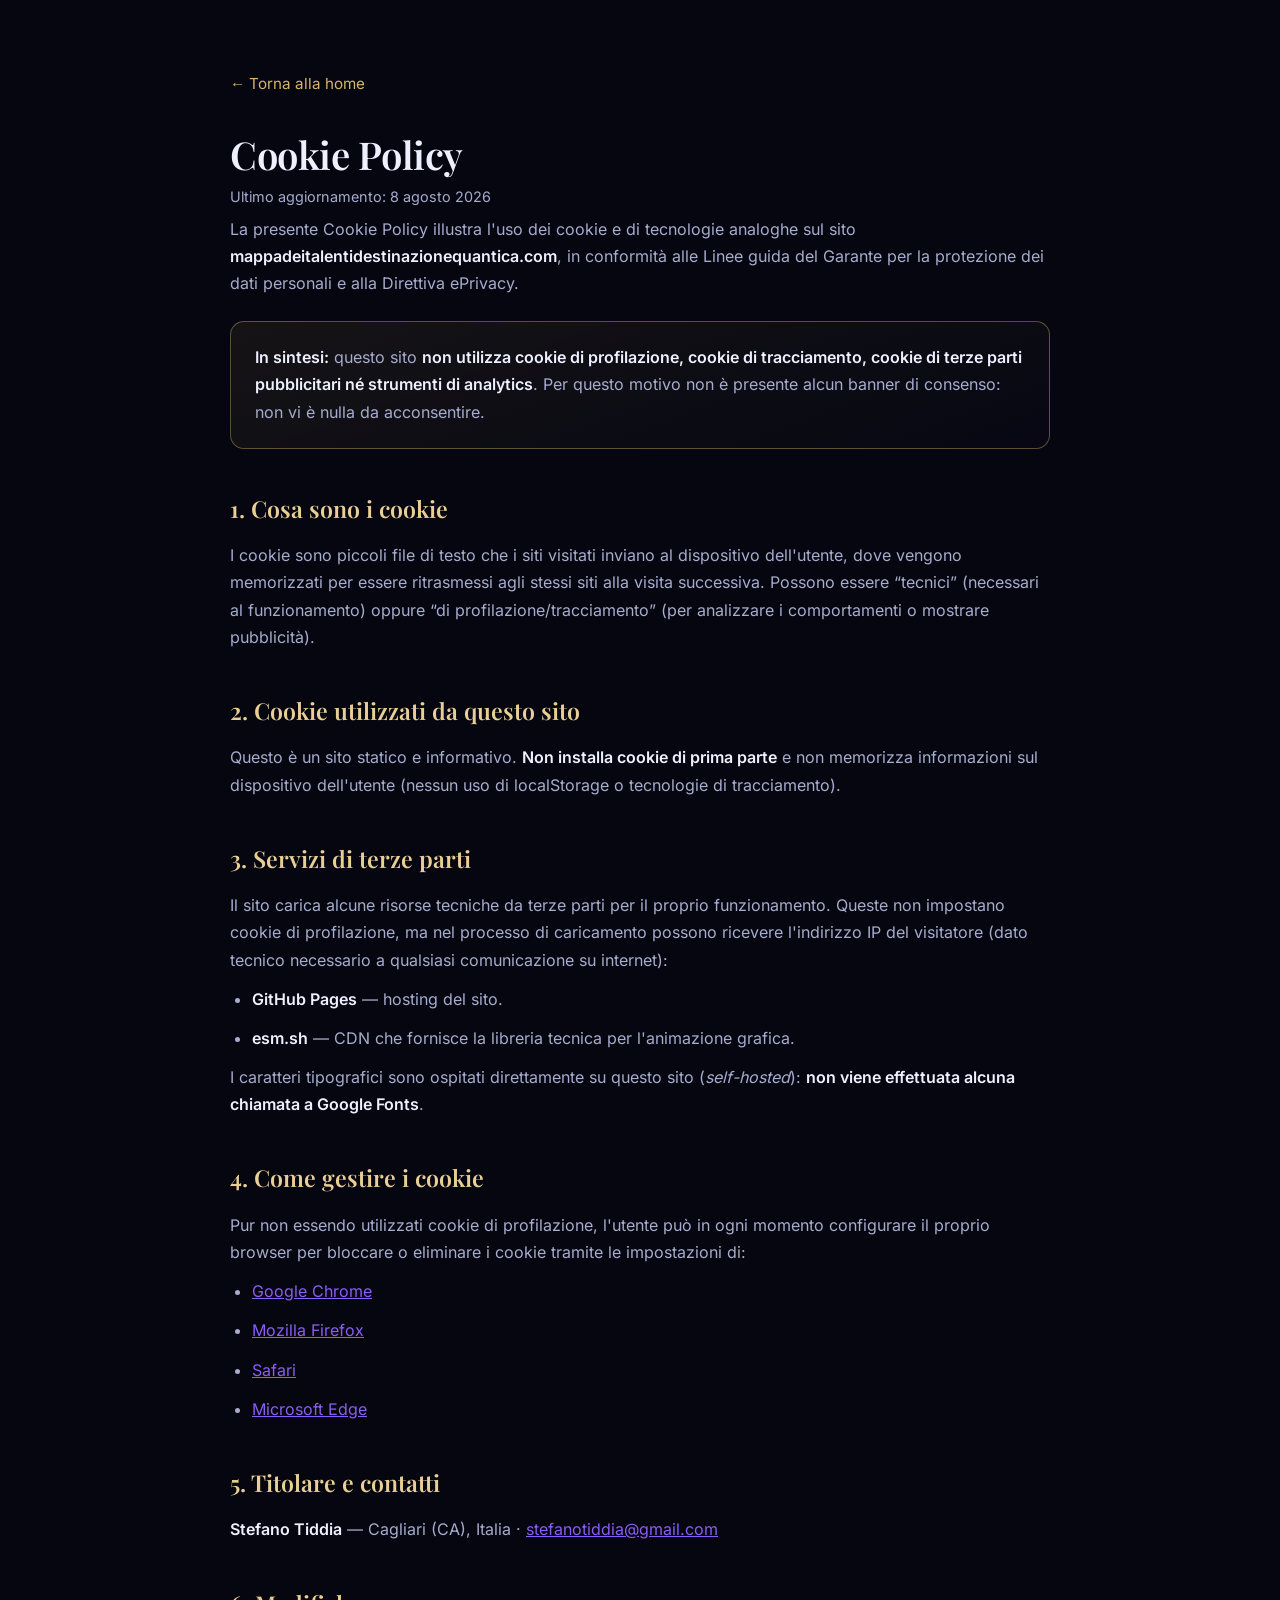
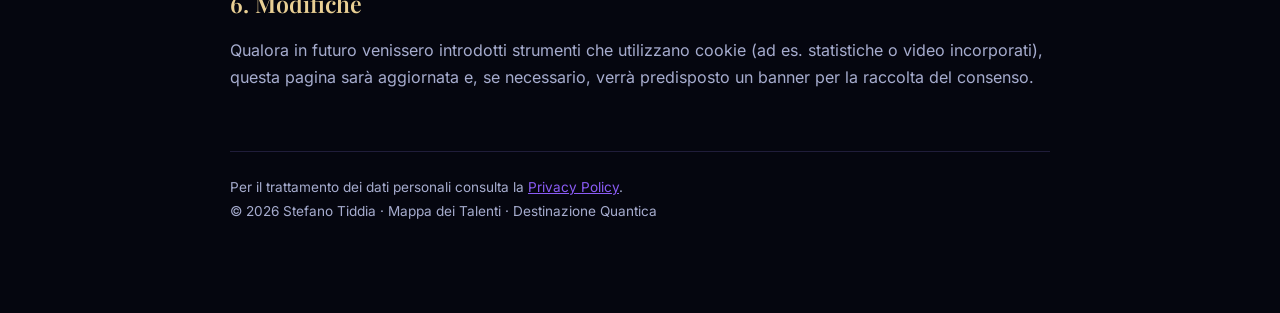
<file: cookie-policy.html>
<!DOCTYPE html>
<html lang="it">
<head>
<meta charset="UTF-8">
<meta name="viewport" content="width=device-width, initial-scale=1.0">
<title>Cookie Policy | Mappa dei Talenti · Destinazione Quantica</title>
<meta name="description" content="Cookie policy del sito Mappa dei Talenti · Destinazione Quantica: il sito non utilizza cookie di profilazione né strumenti di tracciamento.">
<meta name="robots" content="index, follow">
<link rel="canonical" href="https://mappadeitalentidestinazionequantica.com/cookie-policy.html">
<meta name="theme-color" content="#05060f">
<link rel="icon" type="image/png" href="assets/favicon.png">
<link rel="stylesheet" href="assets/fonts.css">
<style>
  :root{--bg:#05060f;--violet:#8b5cf6;--gold:#d8b566;--gold-soft:#e9cf94;--fg:#eef0ff;--muted:#a6acce;--line:rgba(139,120,230,.2)}
  *{margin:0;padding:0;box-sizing:border-box}
  body{background:var(--bg);color:var(--fg);font-family:'Inter',-apple-system,BlinkMacSystemFont,'Segoe UI',Roboto,sans-serif;line-height:1.7;padding:0 20px}
  .wrap{max-width:820px;margin:0 auto;padding:70px 0 90px}
  h1{font-family:'Playfair Display',Georgia,serif;font-weight:600;font-size:2.4rem;line-height:1.1;margin-bottom:10px;letter-spacing:-.01em}
  h2{font-family:'Playfair Display',Georgia,serif;font-weight:600;font-size:1.45rem;margin:40px 0 14px;color:var(--gold-soft)}
  p,li{color:var(--muted);margin-bottom:12px}
  ul{padding-left:22px;margin-bottom:12px}
  a{color:var(--violet)}
  strong{color:var(--fg)}
  .updated{color:var(--muted);font-size:.9rem;margin-bottom:6px}
  .back{display:inline-block;margin-bottom:36px;color:var(--gold);text-decoration:none;font-size:.95rem}
  .back:hover{text-decoration:underline}
  .box{border:1px solid var(--line);border-radius:14px;padding:22px 24px;margin:24px 0;background:linear-gradient(160deg,rgba(139,92,246,.06),rgba(12,10,28,.35))}
  .highlight{border-color:rgba(216,181,102,.4);background:linear-gradient(160deg,rgba(216,181,102,.08),rgba(12,10,28,.35))}
  footer{border-top:1px solid var(--line);margin-top:60px;padding-top:24px;font-size:.85rem;color:var(--muted)}
</style>
</head>
<body>
  <div class="wrap">
    <a class="back" href="index.html">← Torna alla home</a>
    <h1>Cookie Policy</h1>
    <p class="updated">Ultimo aggiornamento: 8 agosto 2026</p>
    <p>La presente Cookie Policy illustra l'uso dei cookie e di tecnologie analoghe sul sito <strong>mappadeitalentidestinazionequantica.com</strong>, in conformità alle Linee guida del Garante per la protezione dei dati personali e alla Direttiva ePrivacy.</p>

    <div class="box highlight">
      <p style="margin:0"><strong>In sintesi:</strong> questo sito <strong>non utilizza cookie di profilazione, cookie di tracciamento, cookie di terze parti pubblicitari né strumenti di analytics</strong>. Per questo motivo non è presente alcun banner di consenso: non vi è nulla da acconsentire.</p>
    </div>

    <h2>1. Cosa sono i cookie</h2>
    <p>I cookie sono piccoli file di testo che i siti visitati inviano al dispositivo dell'utente, dove vengono memorizzati per essere ritrasmessi agli stessi siti alla visita successiva. Possono essere “tecnici” (necessari al funzionamento) oppure “di profilazione/tracciamento” (per analizzare i comportamenti o mostrare pubblicità).</p>

    <h2>2. Cookie utilizzati da questo sito</h2>
    <p>Questo è un sito statico e informativo. <strong>Non installa cookie di prima parte</strong> e non memorizza informazioni sul dispositivo dell'utente (nessun uso di localStorage o tecnologie di tracciamento).</p>

    <h2>3. Servizi di terze parti</h2>
    <p>Il sito carica alcune risorse tecniche da terze parti per il proprio funzionamento. Queste non impostano cookie di profilazione, ma nel processo di caricamento possono ricevere l'indirizzo IP del visitatore (dato tecnico necessario a qualsiasi comunicazione su internet):</p>
    <ul>
      <li><strong>GitHub Pages</strong> — hosting del sito.</li>
      <li><strong>esm.sh</strong> — CDN che fornisce la libreria tecnica per l'animazione grafica.</li>
    </ul>
    <p>I caratteri tipografici sono ospitati direttamente su questo sito (<em>self-hosted</em>): <strong>non viene effettuata alcuna chiamata a Google Fonts</strong>.</p>

    <h2>4. Come gestire i cookie</h2>
    <p>Pur non essendo utilizzati cookie di profilazione, l'utente può in ogni momento configurare il proprio browser per bloccare o eliminare i cookie tramite le impostazioni di:</p>
    <ul>
      <li><a href="https://support.google.com/chrome/answer/95647" target="_blank" rel="noopener">Google Chrome</a></li>
      <li><a href="https://support.mozilla.org/it/kb/protezione-antitracciamento-avanzata-firefox-desktop" target="_blank" rel="noopener">Mozilla Firefox</a></li>
      <li><a href="https://support.apple.com/it-it/guide/safari/sfri11471/mac" target="_blank" rel="noopener">Safari</a></li>
      <li><a href="https://support.microsoft.com/it-it/microsoft-edge" target="_blank" rel="noopener">Microsoft Edge</a></li>
    </ul>

    <h2>5. Titolare e contatti</h2>
    <p><strong>Stefano Tiddia</strong> — Cagliari (CA), Italia · <a href="mailto:stefanotiddia@gmail.com">stefanotiddia@gmail.com</a></p>

    <h2>6. Modifiche</h2>
    <p>Qualora in futuro venissero introdotti strumenti che utilizzano cookie (ad es. statistiche o video incorporati), questa pagina sarà aggiornata e, se necessario, verrà predisposto un banner per la raccolta del consenso.</p>

    <footer>
      Per il trattamento dei dati personali consulta la <a href="privacy-policy.html">Privacy Policy</a>.<br>
      © 2026 Stefano Tiddia · Mappa dei Talenti · Destinazione Quantica
    </footer>
  </div>
</body>
</html>
</file>
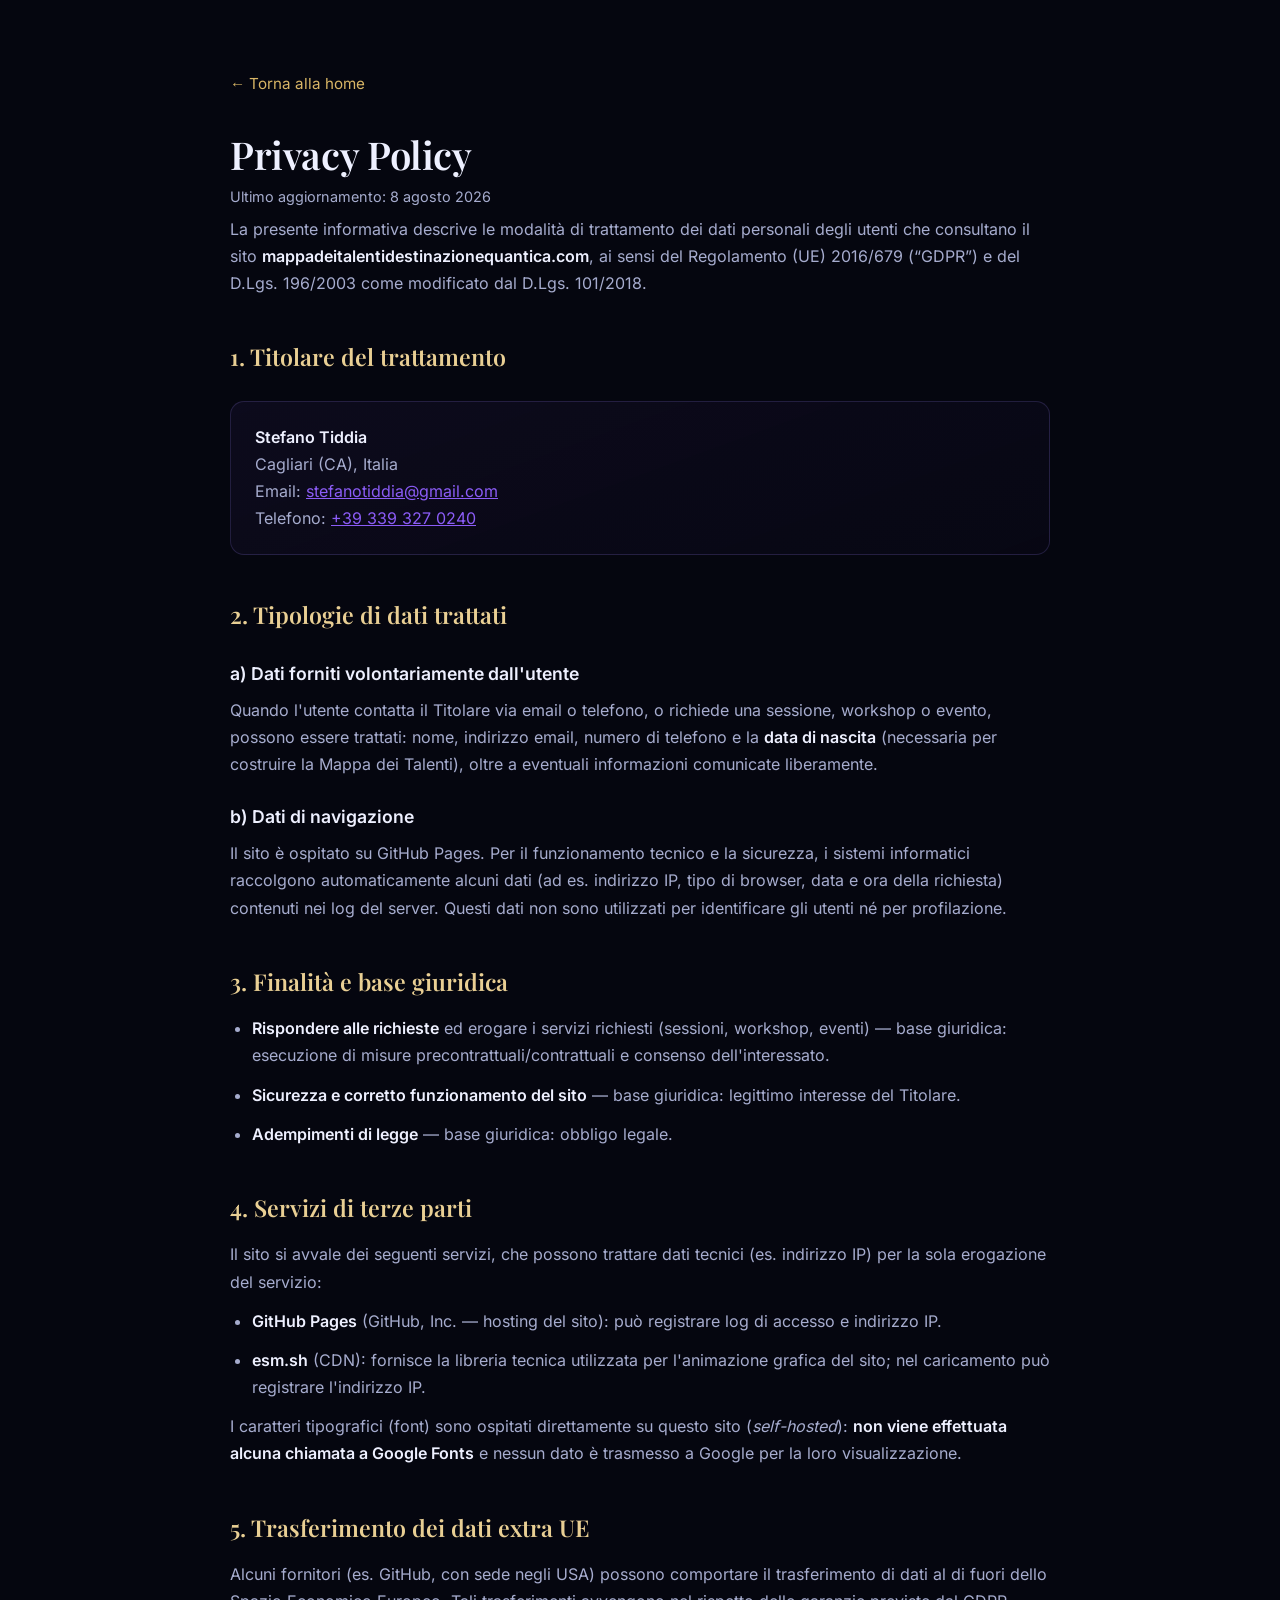
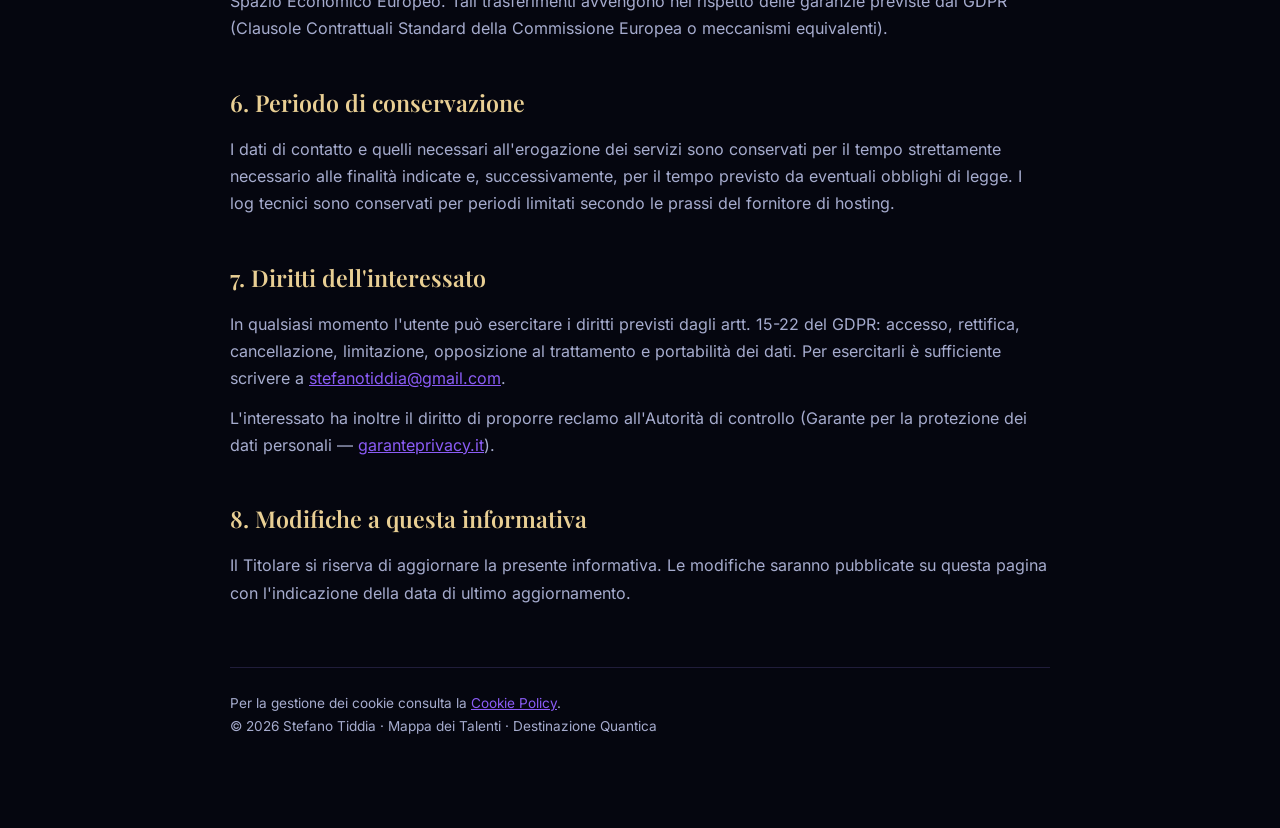
<file: privacy-policy.html>
<!DOCTYPE html>
<html lang="it">
<head>
<meta charset="UTF-8">
<meta name="viewport" content="width=device-width, initial-scale=1.0">
<title>Privacy Policy | Mappa dei Talenti · Destinazione Quantica</title>
<meta name="description" content="Informativa sulla privacy (GDPR) del sito Mappa dei Talenti · Destinazione Quantica di Stefano Tiddia.">
<meta name="robots" content="index, follow">
<link rel="canonical" href="https://mappadeitalentidestinazionequantica.com/privacy-policy.html">
<meta name="theme-color" content="#05060f">
<link rel="icon" type="image/png" href="assets/favicon.png">
<link rel="stylesheet" href="assets/fonts.css">
<style>
  :root{--bg:#05060f;--violet:#8b5cf6;--gold:#d8b566;--gold-soft:#e9cf94;--fg:#eef0ff;--muted:#a6acce;--line:rgba(139,120,230,.2)}
  *{margin:0;padding:0;box-sizing:border-box}
  body{background:var(--bg);color:var(--fg);font-family:'Inter',-apple-system,BlinkMacSystemFont,'Segoe UI',Roboto,sans-serif;line-height:1.7;padding:0 20px}
  .wrap{max-width:820px;margin:0 auto;padding:70px 0 90px}
  h1{font-family:'Playfair Display',Georgia,serif;font-weight:600;font-size:2.4rem;line-height:1.1;margin-bottom:10px;letter-spacing:-.01em}
  h2{font-family:'Playfair Display',Georgia,serif;font-weight:600;font-size:1.45rem;margin:40px 0 14px;color:var(--gold-soft)}
  h3{font-size:1.1rem;margin:24px 0 8px;color:var(--fg)}
  p,li{color:var(--muted);margin-bottom:12px}
  ul{padding-left:22px;margin-bottom:12px}
  a{color:var(--violet)}
  strong{color:var(--fg)}
  .updated{color:var(--muted);font-size:.9rem;margin-bottom:6px}
  .back{display:inline-block;margin-bottom:36px;color:var(--gold);text-decoration:none;font-size:.95rem}
  .back:hover{text-decoration:underline}
  .box{border:1px solid var(--line);border-radius:14px;padding:22px 24px;margin:24px 0;background:linear-gradient(160deg,rgba(139,92,246,.06),rgba(12,10,28,.35))}
  footer{border-top:1px solid var(--line);margin-top:60px;padding-top:24px;font-size:.85rem;color:var(--muted)}
</style>
</head>
<body>
  <div class="wrap">
    <a class="back" href="index.html">← Torna alla home</a>
    <h1>Privacy Policy</h1>
    <p class="updated">Ultimo aggiornamento: 8 agosto 2026</p>
    <p>La presente informativa descrive le modalità di trattamento dei dati personali degli utenti che consultano il sito <strong>mappadeitalentidestinazionequantica.com</strong>, ai sensi del Regolamento (UE) 2016/679 (“GDPR”) e del D.Lgs. 196/2003 come modificato dal D.Lgs. 101/2018.</p>

    <h2>1. Titolare del trattamento</h2>
    <div class="box">
      <p style="margin:0"><strong>Stefano Tiddia</strong><br>
      Cagliari (CA), Italia<br>
      Email: <a href="mailto:stefanotiddia@gmail.com">stefanotiddia@gmail.com</a><br>
      Telefono: <a href="tel:+393393270240">+39 339 327 0240</a></p>
    </div>

    <h2>2. Tipologie di dati trattati</h2>
    <h3>a) Dati forniti volontariamente dall'utente</h3>
    <p>Quando l'utente contatta il Titolare via email o telefono, o richiede una sessione, workshop o evento, possono essere trattati: nome, indirizzo email, numero di telefono e la <strong>data di nascita</strong> (necessaria per costruire la Mappa dei Talenti), oltre a eventuali informazioni comunicate liberamente.</p>
    <h3>b) Dati di navigazione</h3>
    <p>Il sito è ospitato su GitHub Pages. Per il funzionamento tecnico e la sicurezza, i sistemi informatici raccolgono automaticamente alcuni dati (ad es. indirizzo IP, tipo di browser, data e ora della richiesta) contenuti nei log del server. Questi dati non sono utilizzati per identificare gli utenti né per profilazione.</p>

    <h2>3. Finalità e base giuridica</h2>
    <ul>
      <li><strong>Rispondere alle richieste</strong> ed erogare i servizi richiesti (sessioni, workshop, eventi) — base giuridica: esecuzione di misure precontrattuali/contrattuali e consenso dell'interessato.</li>
      <li><strong>Sicurezza e corretto funzionamento del sito</strong> — base giuridica: legittimo interesse del Titolare.</li>
      <li><strong>Adempimenti di legge</strong> — base giuridica: obbligo legale.</li>
    </ul>

    <h2>4. Servizi di terze parti</h2>
    <p>Il sito si avvale dei seguenti servizi, che possono trattare dati tecnici (es. indirizzo IP) per la sola erogazione del servizio:</p>
    <ul>
      <li><strong>GitHub Pages</strong> (GitHub, Inc. — hosting del sito): può registrare log di accesso e indirizzo IP.</li>
      <li><strong>esm.sh</strong> (CDN): fornisce la libreria tecnica utilizzata per l'animazione grafica del sito; nel caricamento può registrare l'indirizzo IP.</li>
    </ul>
    <p>I caratteri tipografici (font) sono ospitati direttamente su questo sito (<em>self-hosted</em>): <strong>non viene effettuata alcuna chiamata a Google Fonts</strong> e nessun dato è trasmesso a Google per la loro visualizzazione.</p>

    <h2>5. Trasferimento dei dati extra UE</h2>
    <p>Alcuni fornitori (es. GitHub, con sede negli USA) possono comportare il trasferimento di dati al di fuori dello Spazio Economico Europeo. Tali trasferimenti avvengono nel rispetto delle garanzie previste dal GDPR (Clausole Contrattuali Standard della Commissione Europea o meccanismi equivalenti).</p>

    <h2>6. Periodo di conservazione</h2>
    <p>I dati di contatto e quelli necessari all'erogazione dei servizi sono conservati per il tempo strettamente necessario alle finalità indicate e, successivamente, per il tempo previsto da eventuali obblighi di legge. I log tecnici sono conservati per periodi limitati secondo le prassi del fornitore di hosting.</p>

    <h2>7. Diritti dell'interessato</h2>
    <p>In qualsiasi momento l'utente può esercitare i diritti previsti dagli artt. 15-22 del GDPR: accesso, rettifica, cancellazione, limitazione, opposizione al trattamento e portabilità dei dati. Per esercitarli è sufficiente scrivere a <a href="mailto:stefanotiddia@gmail.com">stefanotiddia@gmail.com</a>.</p>
    <p>L'interessato ha inoltre il diritto di proporre reclamo all'Autorità di controllo (Garante per la protezione dei dati personali — <a href="https://www.garanteprivacy.it" target="_blank" rel="noopener">garanteprivacy.it</a>).</p>

    <h2>8. Modifiche a questa informativa</h2>
    <p>Il Titolare si riserva di aggiornare la presente informativa. Le modifiche saranno pubblicate su questa pagina con l'indicazione della data di ultimo aggiornamento.</p>

    <footer>
      Per la gestione dei cookie consulta la <a href="cookie-policy.html">Cookie Policy</a>.<br>
      © 2026 Stefano Tiddia · Mappa dei Talenti · Destinazione Quantica
    </footer>
  </div>
</body>
</html>
</file>
<file: assets/fonts.css>
/* cyrillic-ext */
@font-face {
  font-family: 'Inter';
  font-style: normal;
  font-weight: 400;
  font-display: swap;
  src: url(fonts/UcC73FwrK3iLTeHuS_nVMrMxCp50SjIa2JL7SUc.woff2) format('woff2');
  unicode-range: U+0460-052F, U+1C80-1C8A, U+20B4, U+2DE0-2DFF, U+A640-A69F, U+FE2E-FE2F;
}
/* cyrillic */
@font-face {
  font-family: 'Inter';
  font-style: normal;
  font-weight: 400;
  font-display: swap;
  src: url(fonts/UcC73FwrK3iLTeHuS_nVMrMxCp50SjIa0ZL7SUc.woff2) format('woff2');
  unicode-range: U+0301, U+0400-045F, U+0490-0491, U+04B0-04B1, U+2116;
}
/* greek-ext */
@font-face {
  font-family: 'Inter';
  font-style: normal;
  font-weight: 400;
  font-display: swap;
  src: url(fonts/UcC73FwrK3iLTeHuS_nVMrMxCp50SjIa2ZL7SUc.woff2) format('woff2');
  unicode-range: U+1F00-1FFF;
}
/* greek */
@font-face {
  font-family: 'Inter';
  font-style: normal;
  font-weight: 400;
  font-display: swap;
  src: url(fonts/UcC73FwrK3iLTeHuS_nVMrMxCp50SjIa1pL7SUc.woff2) format('woff2');
  unicode-range: U+0370-0377, U+037A-037F, U+0384-038A, U+038C, U+038E-03A1, U+03A3-03FF;
}
/* vietnamese */
@font-face {
  font-family: 'Inter';
  font-style: normal;
  font-weight: 400;
  font-display: swap;
  src: url(fonts/UcC73FwrK3iLTeHuS_nVMrMxCp50SjIa2pL7SUc.woff2) format('woff2');
  unicode-range: U+0102-0103, U+0110-0111, U+0128-0129, U+0168-0169, U+01A0-01A1, U+01AF-01B0, U+0300-0301, U+0303-0304, U+0308-0309, U+0323, U+0329, U+1EA0-1EF9, U+20AB;
}
/* latin-ext */
@font-face {
  font-family: 'Inter';
  font-style: normal;
  font-weight: 400;
  font-display: swap;
  src: url(fonts/UcC73FwrK3iLTeHuS_nVMrMxCp50SjIa25L7SUc.woff2) format('woff2');
  unicode-range: U+0100-02BA, U+02BD-02C5, U+02C7-02CC, U+02CE-02D7, U+02DD-02FF, U+0304, U+0308, U+0329, U+1D00-1DBF, U+1E00-1E9F, U+1EF2-1EFF, U+2020, U+20A0-20AB, U+20AD-20C0, U+2113, U+2C60-2C7F, U+A720-A7FF;
}
/* latin */
@font-face {
  font-family: 'Inter';
  font-style: normal;
  font-weight: 400;
  font-display: swap;
  src: url(fonts/UcC73FwrK3iLTeHuS_nVMrMxCp50SjIa1ZL7.woff2) format('woff2');
  unicode-range: U+0000-00FF, U+0131, U+0152-0153, U+02BB-02BC, U+02C6, U+02DA, U+02DC, U+0304, U+0308, U+0329, U+2000-206F, U+20AC, U+2122, U+2191, U+2193, U+2212, U+2215, U+FEFF, U+FFFD;
}
/* cyrillic-ext */
@font-face {
  font-family: 'Inter';
  font-style: normal;
  font-weight: 500;
  font-display: swap;
  src: url(fonts/UcC73FwrK3iLTeHuS_nVMrMxCp50SjIa2JL7SUc.woff2) format('woff2');
  unicode-range: U+0460-052F, U+1C80-1C8A, U+20B4, U+2DE0-2DFF, U+A640-A69F, U+FE2E-FE2F;
}
/* cyrillic */
@font-face {
  font-family: 'Inter';
  font-style: normal;
  font-weight: 500;
  font-display: swap;
  src: url(fonts/UcC73FwrK3iLTeHuS_nVMrMxCp50SjIa0ZL7SUc.woff2) format('woff2');
  unicode-range: U+0301, U+0400-045F, U+0490-0491, U+04B0-04B1, U+2116;
}
/* greek-ext */
@font-face {
  font-family: 'Inter';
  font-style: normal;
  font-weight: 500;
  font-display: swap;
  src: url(fonts/UcC73FwrK3iLTeHuS_nVMrMxCp50SjIa2ZL7SUc.woff2) format('woff2');
  unicode-range: U+1F00-1FFF;
}
/* greek */
@font-face {
  font-family: 'Inter';
  font-style: normal;
  font-weight: 500;
  font-display: swap;
  src: url(fonts/UcC73FwrK3iLTeHuS_nVMrMxCp50SjIa1pL7SUc.woff2) format('woff2');
  unicode-range: U+0370-0377, U+037A-037F, U+0384-038A, U+038C, U+038E-03A1, U+03A3-03FF;
}
/* vietnamese */
@font-face {
  font-family: 'Inter';
  font-style: normal;
  font-weight: 500;
  font-display: swap;
  src: url(fonts/UcC73FwrK3iLTeHuS_nVMrMxCp50SjIa2pL7SUc.woff2) format('woff2');
  unicode-range: U+0102-0103, U+0110-0111, U+0128-0129, U+0168-0169, U+01A0-01A1, U+01AF-01B0, U+0300-0301, U+0303-0304, U+0308-0309, U+0323, U+0329, U+1EA0-1EF9, U+20AB;
}
/* latin-ext */
@font-face {
  font-family: 'Inter';
  font-style: normal;
  font-weight: 500;
  font-display: swap;
  src: url(fonts/UcC73FwrK3iLTeHuS_nVMrMxCp50SjIa25L7SUc.woff2) format('woff2');
  unicode-range: U+0100-02BA, U+02BD-02C5, U+02C7-02CC, U+02CE-02D7, U+02DD-02FF, U+0304, U+0308, U+0329, U+1D00-1DBF, U+1E00-1E9F, U+1EF2-1EFF, U+2020, U+20A0-20AB, U+20AD-20C0, U+2113, U+2C60-2C7F, U+A720-A7FF;
}
/* latin */
@font-face {
  font-family: 'Inter';
  font-style: normal;
  font-weight: 500;
  font-display: swap;
  src: url(fonts/UcC73FwrK3iLTeHuS_nVMrMxCp50SjIa1ZL7.woff2) format('woff2');
  unicode-range: U+0000-00FF, U+0131, U+0152-0153, U+02BB-02BC, U+02C6, U+02DA, U+02DC, U+0304, U+0308, U+0329, U+2000-206F, U+20AC, U+2122, U+2191, U+2193, U+2212, U+2215, U+FEFF, U+FFFD;
}
/* cyrillic-ext */
@font-face {
  font-family: 'Inter';
  font-style: normal;
  font-weight: 600;
  font-display: swap;
  src: url(fonts/UcC73FwrK3iLTeHuS_nVMrMxCp50SjIa2JL7SUc.woff2) format('woff2');
  unicode-range: U+0460-052F, U+1C80-1C8A, U+20B4, U+2DE0-2DFF, U+A640-A69F, U+FE2E-FE2F;
}
/* cyrillic */
@font-face {
  font-family: 'Inter';
  font-style: normal;
  font-weight: 600;
  font-display: swap;
  src: url(fonts/UcC73FwrK3iLTeHuS_nVMrMxCp50SjIa0ZL7SUc.woff2) format('woff2');
  unicode-range: U+0301, U+0400-045F, U+0490-0491, U+04B0-04B1, U+2116;
}
/* greek-ext */
@font-face {
  font-family: 'Inter';
  font-style: normal;
  font-weight: 600;
  font-display: swap;
  src: url(fonts/UcC73FwrK3iLTeHuS_nVMrMxCp50SjIa2ZL7SUc.woff2) format('woff2');
  unicode-range: U+1F00-1FFF;
}
/* greek */
@font-face {
  font-family: 'Inter';
  font-style: normal;
  font-weight: 600;
  font-display: swap;
  src: url(fonts/UcC73FwrK3iLTeHuS_nVMrMxCp50SjIa1pL7SUc.woff2) format('woff2');
  unicode-range: U+0370-0377, U+037A-037F, U+0384-038A, U+038C, U+038E-03A1, U+03A3-03FF;
}
/* vietnamese */
@font-face {
  font-family: 'Inter';
  font-style: normal;
  font-weight: 600;
  font-display: swap;
  src: url(fonts/UcC73FwrK3iLTeHuS_nVMrMxCp50SjIa2pL7SUc.woff2) format('woff2');
  unicode-range: U+0102-0103, U+0110-0111, U+0128-0129, U+0168-0169, U+01A0-01A1, U+01AF-01B0, U+0300-0301, U+0303-0304, U+0308-0309, U+0323, U+0329, U+1EA0-1EF9, U+20AB;
}
/* latin-ext */
@font-face {
  font-family: 'Inter';
  font-style: normal;
  font-weight: 600;
  font-display: swap;
  src: url(fonts/UcC73FwrK3iLTeHuS_nVMrMxCp50SjIa25L7SUc.woff2) format('woff2');
  unicode-range: U+0100-02BA, U+02BD-02C5, U+02C7-02CC, U+02CE-02D7, U+02DD-02FF, U+0304, U+0308, U+0329, U+1D00-1DBF, U+1E00-1E9F, U+1EF2-1EFF, U+2020, U+20A0-20AB, U+20AD-20C0, U+2113, U+2C60-2C7F, U+A720-A7FF;
}
/* latin */
@font-face {
  font-family: 'Inter';
  font-style: normal;
  font-weight: 600;
  font-display: swap;
  src: url(fonts/UcC73FwrK3iLTeHuS_nVMrMxCp50SjIa1ZL7.woff2) format('woff2');
  unicode-range: U+0000-00FF, U+0131, U+0152-0153, U+02BB-02BC, U+02C6, U+02DA, U+02DC, U+0304, U+0308, U+0329, U+2000-206F, U+20AC, U+2122, U+2191, U+2193, U+2212, U+2215, U+FEFF, U+FFFD;
}
/* cyrillic */
@font-face {
  font-family: 'Playfair Display';
  font-style: normal;
  font-weight: 500;
  font-display: swap;
  src: url(fonts/nuFiD-vYSZviVYUb_rj3ij__anPXDTjYgFE_.woff2) format('woff2');
  unicode-range: U+0301, U+0400-045F, U+0490-0491, U+04B0-04B1, U+2116;
}
/* vietnamese */
@font-face {
  font-family: 'Playfair Display';
  font-style: normal;
  font-weight: 500;
  font-display: swap;
  src: url(fonts/nuFiD-vYSZviVYUb_rj3ij__anPXDTPYgFE_.woff2) format('woff2');
  unicode-range: U+0102-0103, U+0110-0111, U+0128-0129, U+0168-0169, U+01A0-01A1, U+01AF-01B0, U+0300-0301, U+0303-0304, U+0308-0309, U+0323, U+0329, U+1EA0-1EF9, U+20AB;
}
/* latin-ext */
@font-face {
  font-family: 'Playfair Display';
  font-style: normal;
  font-weight: 500;
  font-display: swap;
  src: url(fonts/nuFiD-vYSZviVYUb_rj3ij__anPXDTLYgFE_.woff2) format('woff2');
  unicode-range: U+0100-02BA, U+02BD-02C5, U+02C7-02CC, U+02CE-02D7, U+02DD-02FF, U+0304, U+0308, U+0329, U+1D00-1DBF, U+1E00-1E9F, U+1EF2-1EFF, U+2020, U+20A0-20AB, U+20AD-20C0, U+2113, U+2C60-2C7F, U+A720-A7FF;
}
/* latin */
@font-face {
  font-family: 'Playfair Display';
  font-style: normal;
  font-weight: 500;
  font-display: swap;
  src: url(fonts/nuFiD-vYSZviVYUb_rj3ij__anPXDTzYgA.woff2) format('woff2');
  unicode-range: U+0000-00FF, U+0131, U+0152-0153, U+02BB-02BC, U+02C6, U+02DA, U+02DC, U+0304, U+0308, U+0329, U+2000-206F, U+20AC, U+2122, U+2191, U+2193, U+2212, U+2215, U+FEFF, U+FFFD;
}
/* cyrillic */
@font-face {
  font-family: 'Playfair Display';
  font-style: normal;
  font-weight: 600;
  font-display: swap;
  src: url(fonts/nuFiD-vYSZviVYUb_rj3ij__anPXDTjYgFE_.woff2) format('woff2');
  unicode-range: U+0301, U+0400-045F, U+0490-0491, U+04B0-04B1, U+2116;
}
/* vietnamese */
@font-face {
  font-family: 'Playfair Display';
  font-style: normal;
  font-weight: 600;
  font-display: swap;
  src: url(fonts/nuFiD-vYSZviVYUb_rj3ij__anPXDTPYgFE_.woff2) format('woff2');
  unicode-range: U+0102-0103, U+0110-0111, U+0128-0129, U+0168-0169, U+01A0-01A1, U+01AF-01B0, U+0300-0301, U+0303-0304, U+0308-0309, U+0323, U+0329, U+1EA0-1EF9, U+20AB;
}
/* latin-ext */
@font-face {
  font-family: 'Playfair Display';
  font-style: normal;
  font-weight: 600;
  font-display: swap;
  src: url(fonts/nuFiD-vYSZviVYUb_rj3ij__anPXDTLYgFE_.woff2) format('woff2');
  unicode-range: U+0100-02BA, U+02BD-02C5, U+02C7-02CC, U+02CE-02D7, U+02DD-02FF, U+0304, U+0308, U+0329, U+1D00-1DBF, U+1E00-1E9F, U+1EF2-1EFF, U+2020, U+20A0-20AB, U+20AD-20C0, U+2113, U+2C60-2C7F, U+A720-A7FF;
}
/* latin */
@font-face {
  font-family: 'Playfair Display';
  font-style: normal;
  font-weight: 600;
  font-display: swap;
  src: url(fonts/nuFiD-vYSZviVYUb_rj3ij__anPXDTzYgA.woff2) format('woff2');
  unicode-range: U+0000-00FF, U+0131, U+0152-0153, U+02BB-02BC, U+02C6, U+02DA, U+02DC, U+0304, U+0308, U+0329, U+2000-206F, U+20AC, U+2122, U+2191, U+2193, U+2212, U+2215, U+FEFF, U+FFFD;
}
/* cyrillic */
@font-face {
  font-family: 'Playfair Display';
  font-style: normal;
  font-weight: 700;
  font-display: swap;
  src: url(fonts/nuFiD-vYSZviVYUb_rj3ij__anPXDTjYgFE_.woff2) format('woff2');
  unicode-range: U+0301, U+0400-045F, U+0490-0491, U+04B0-04B1, U+2116;
}
/* vietnamese */
@font-face {
  font-family: 'Playfair Display';
  font-style: normal;
  font-weight: 700;
  font-display: swap;
  src: url(fonts/nuFiD-vYSZviVYUb_rj3ij__anPXDTPYgFE_.woff2) format('woff2');
  unicode-range: U+0102-0103, U+0110-0111, U+0128-0129, U+0168-0169, U+01A0-01A1, U+01AF-01B0, U+0300-0301, U+0303-0304, U+0308-0309, U+0323, U+0329, U+1EA0-1EF9, U+20AB;
}
/* latin-ext */
@font-face {
  font-family: 'Playfair Display';
  font-style: normal;
  font-weight: 700;
  font-display: swap;
  src: url(fonts/nuFiD-vYSZviVYUb_rj3ij__anPXDTLYgFE_.woff2) format('woff2');
  unicode-range: U+0100-02BA, U+02BD-02C5, U+02C7-02CC, U+02CE-02D7, U+02DD-02FF, U+0304, U+0308, U+0329, U+1D00-1DBF, U+1E00-1E9F, U+1EF2-1EFF, U+2020, U+20A0-20AB, U+20AD-20C0, U+2113, U+2C60-2C7F, U+A720-A7FF;
}
/* latin */
@font-face {
  font-family: 'Playfair Display';
  font-style: normal;
  font-weight: 700;
  font-display: swap;
  src: url(fonts/nuFiD-vYSZviVYUb_rj3ij__anPXDTzYgA.woff2) format('woff2');
  unicode-range: U+0000-00FF, U+0131, U+0152-0153, U+02BB-02BC, U+02C6, U+02DA, U+02DC, U+0304, U+0308, U+0329, U+2000-206F, U+20AC, U+2122, U+2191, U+2193, U+2212, U+2215, U+FEFF, U+FFFD;
}
</file>
